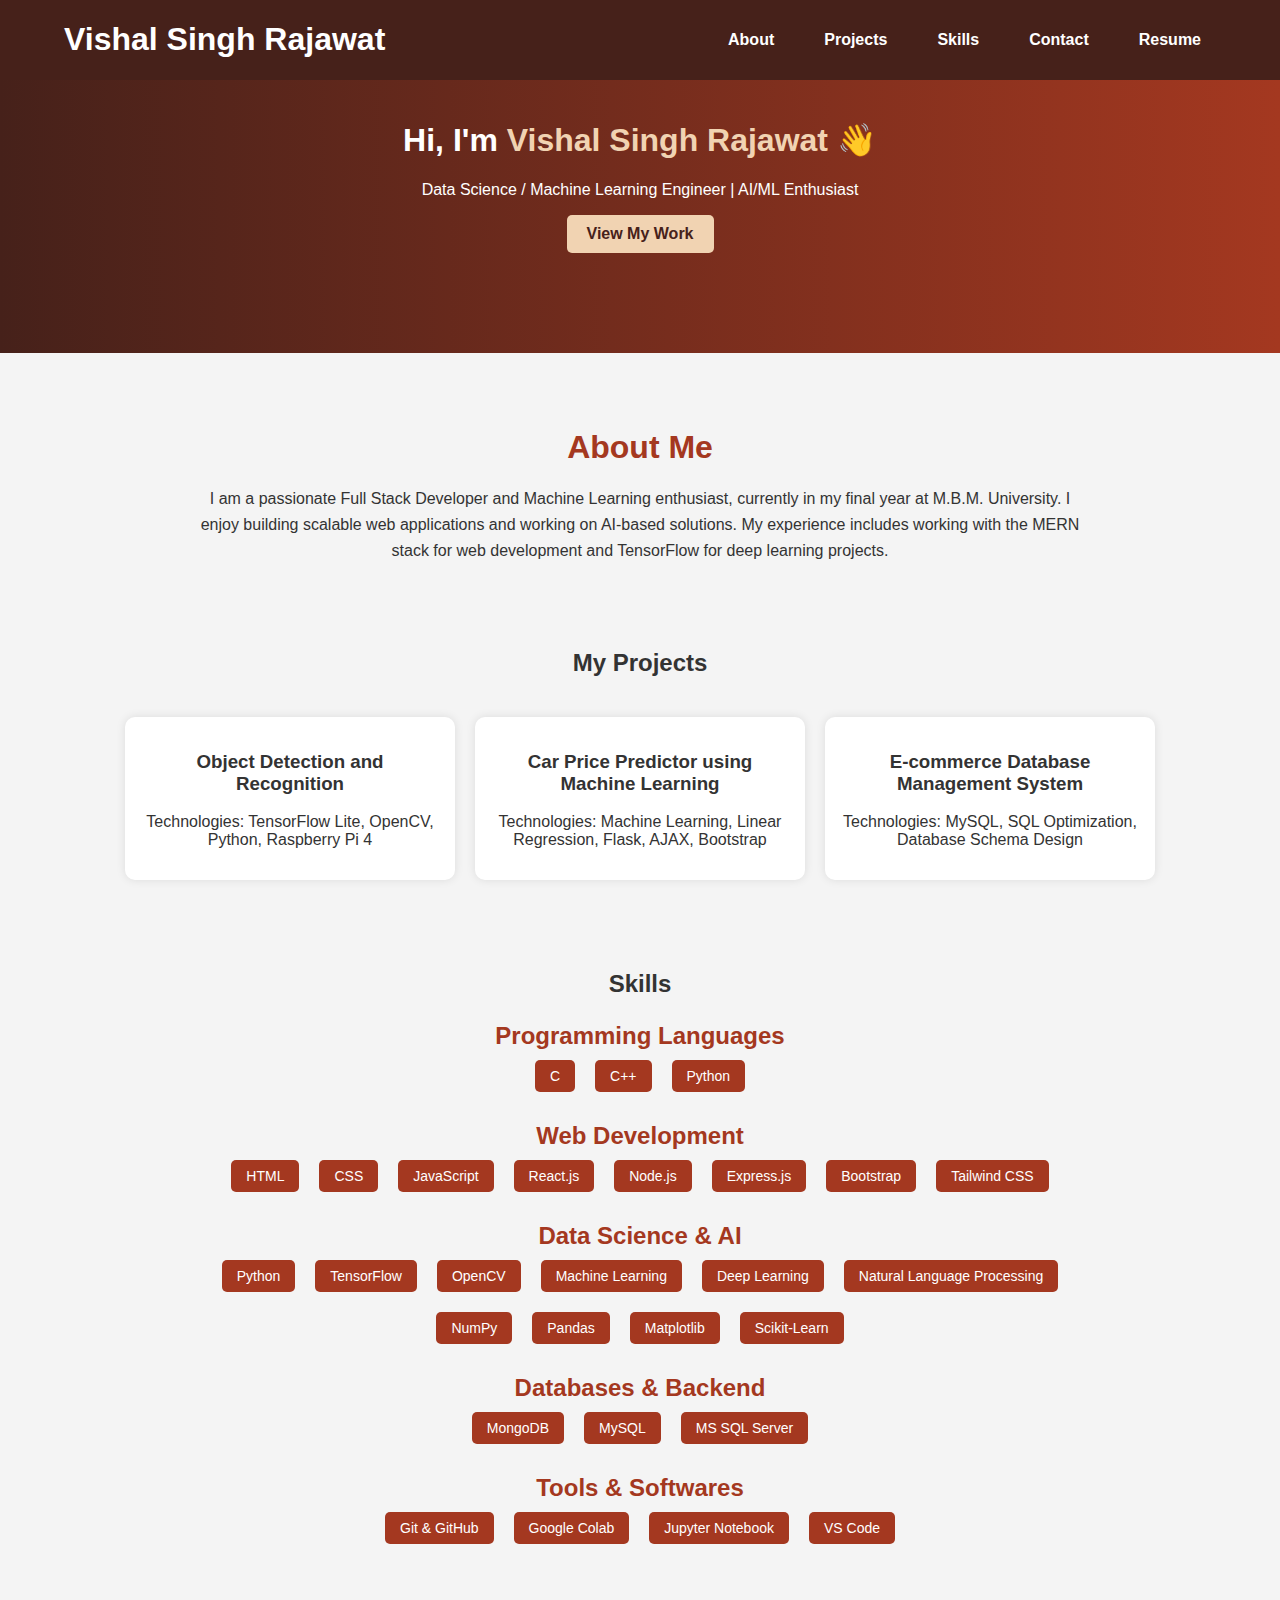
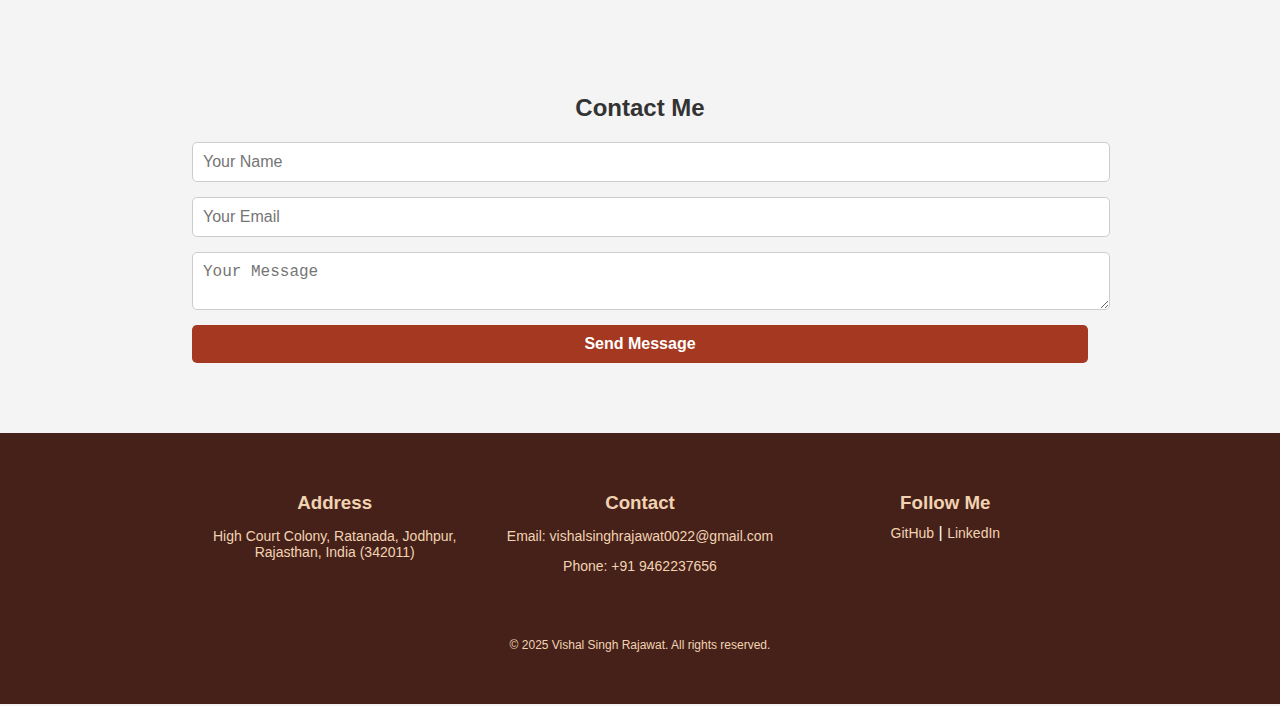
<file: index.html>
<!DOCTYPE html>
<html lang="en">
<head>
    <meta charset="UTF-8">
    <meta name="viewport" content="width=device-width, initial-scale=1.0">
    <title>Vishal Singh Rajawat | Portfolio</title>
    <link rel="stylesheet" href="style.css">
</head>
<body>

    <!-- Header Section -->
<header class="header">
    <div class="container">
        <h1 class="logo">Vishal Singh Rajawat</h1>
        <nav>
            <ul class="nav-links">
                <li><a href="#about">About</a></li>
                <li><a href="#projects">Projects</a></li>
                <li><a href="#skills">Skills</a></li>
                <li><a href="#contact">Contact</a></li>
                <li><a href="resume.html">Resume</a></li> <!-- This will open resume.html -->
            </ul>
        </nav>
    </div>
</header>


    <!-- Hero Section -->
    <section class="hero">
        <div class="container">
            <h1>Hi, I'm <span class="highlight">Vishal Singh Rajawat</span> 👋</h1>
            <p>Data Science / Machine Learning Engineer | AI/ML Enthusiast</p>
            <a href="#projects" class="btn">View My Work</a>
        </div>
    </section>

    <!-- About Me Section -->
<section id="about" class="about">
    <div class="container">
        <h2>About Me</h2>
        <p>
            I am a passionate Full Stack Developer and Machine Learning enthusiast, 
            currently in my final year at M.B.M. University. I enjoy building scalable 
            web applications and working on AI-based solutions. My experience includes 
            working with the MERN stack for web development and TensorFlow for deep learning projects.
        </p>
    </div>
</section>


    <!-- Projects Section -->
    <section id="projects" class="projects">
        <div class="container">
            <h2>My Projects</h2>
            <div class="project-list" style="padding: 20px 0;">
                <div class="project" style="padding: 15px;">
                    <h3>Object Detection and Recognition</h3>
                    <p>Technologies: TensorFlow Lite, OpenCV, Python, Raspberry Pi 4</p>
                    <!-- <a href="projects/object-detection.html" class="btn">View Details</a> -->
                </div>
                <div class="project" style="padding: 15px;">
                    <h3>Car Price Predictor using Machine Learning</h3>
                    <p>Technologies: Machine Learning, Linear Regression, Flask, AJAX, Bootstrap</p>
                    <!-- <a href="projects/car-price-predictor.html" class="btn">View Details</a> -->
                </div>
                <div class="project" style="padding: 15px;">
                    <h3>E-commerce Database Management System</h3>
                    <p>Technologies: MySQL, SQL Optimization, Database Schema Design</p>
                    <!-- <a href="projects/ecommerce-dbms.html" class="btn">View Details</a> -->
                </div>
            </div>
        </div>
    </section>

    <!-- Skills Section -->
<section id="skills" class="skills">
    <div class="container">
        <h2>Skills</h2>

        <!-- Programming Languages-->
        <div class="skill-category">
            <h3>Programming Languages</h3>
            <div class="skills-list">
                <span>C</span>
                <span>C++</span>
                <span>Python</span>
            </div>
        </div>

        <!-- Web Development -->
        <div class="skill-category">
            <h3>Web Development</h3>
            <div class="skills-list">
                <span>HTML</span>
                <span>CSS</span>
                <span>JavaScript</span>
                <span>React.js</span>
                <span>Node.js</span>
                <span>Express.js</span>
                <span>Bootstrap</span>
                <span>Tailwind CSS</span>
            </div>
        </div>

        <!-- Data Science & AI -->
        <div class="skill-category">
            <h3>Data Science & AI</h3>
            <div class="skills-list">
                <span>Python</span>
                <span>TensorFlow</span>
                <span>OpenCV</span>
                <span>Machine Learning</span>
                <span>Deep Learning</span>
                <span>Natural Language Processing</span>
                <span>NumPy</span>
                <span>Pandas</span>
                <span>Matplotlib</span>
                <span>Scikit-Learn</span>
            </div>
        </div>

        <!-- Databases & Backend -->
        <div class="skill-category">
            <h3>Databases & Backend</h3>
            <div class="skills-list">
                <span>MongoDB</span>
                <span>MySQL</span>
                <span>MS SQL Server</span>
            </div>
        </div>

        <!-- Tools -->
        <div class="skill-category">
            <h3>Tools & Softwares</h3>
            <div class="skills-list">
                <span>Git & GitHub</span>
                <span>Google Colab</span>
                <span>Jupyter Notebook</span>
                <span>VS Code</span>
            </div>
        </div>

    </div>
</section>

    <!-- Contact Section -->
    <section id="contact" class="contact">
        <div class="container">
            <h2>Contact Me</h2>
            <form>
                <input type="text" placeholder="Your Name" required>
                <input type="email" placeholder="Your Email" required>
                <textarea placeholder="Your Message" required></textarea>
                <button type="submit" class="btn">Send Message</button>
            </form>
        </div>
    </section>

    <!-- Footer Section -->
<footer class="footer">
    <div class="container">
        <div class="footer-content">
            <!-- Address Section -->
            <div class="footer-section">
                <h3>Address</h3>
                <p>High Court Colony, Ratanada, Jodhpur, Rajasthan, India (342011)</p>
            </div>

            <!-- Contact Section -->
            <div class="footer-section">
                <h3>Contact</h3>
                <p>Email: <a href="mailto:vishalsinghrajawat0022@gmail.com">vishalsinghrajawat0022@gmail.com</a></p>
                <p>Phone: +91 9462237656</p>
            </div>

            <!-- Social Links -->
            <div class="footer-section">
                <h3>Follow Me</h3>
                <a href="https://github.com/VSrajawat0022" target="_blank">GitHub</a> |
                <a href="https://linkedin.com/in/vishalsinghrajawat" target="_blank">LinkedIn</a>
            </div>
        </div>

        <p class="footer-text">&copy; 2025 Vishal Singh Rajawat. All rights reserved.</p>
    </div>
</footer>


    <script src="script.js"></script>
</body>
</html>
</file>
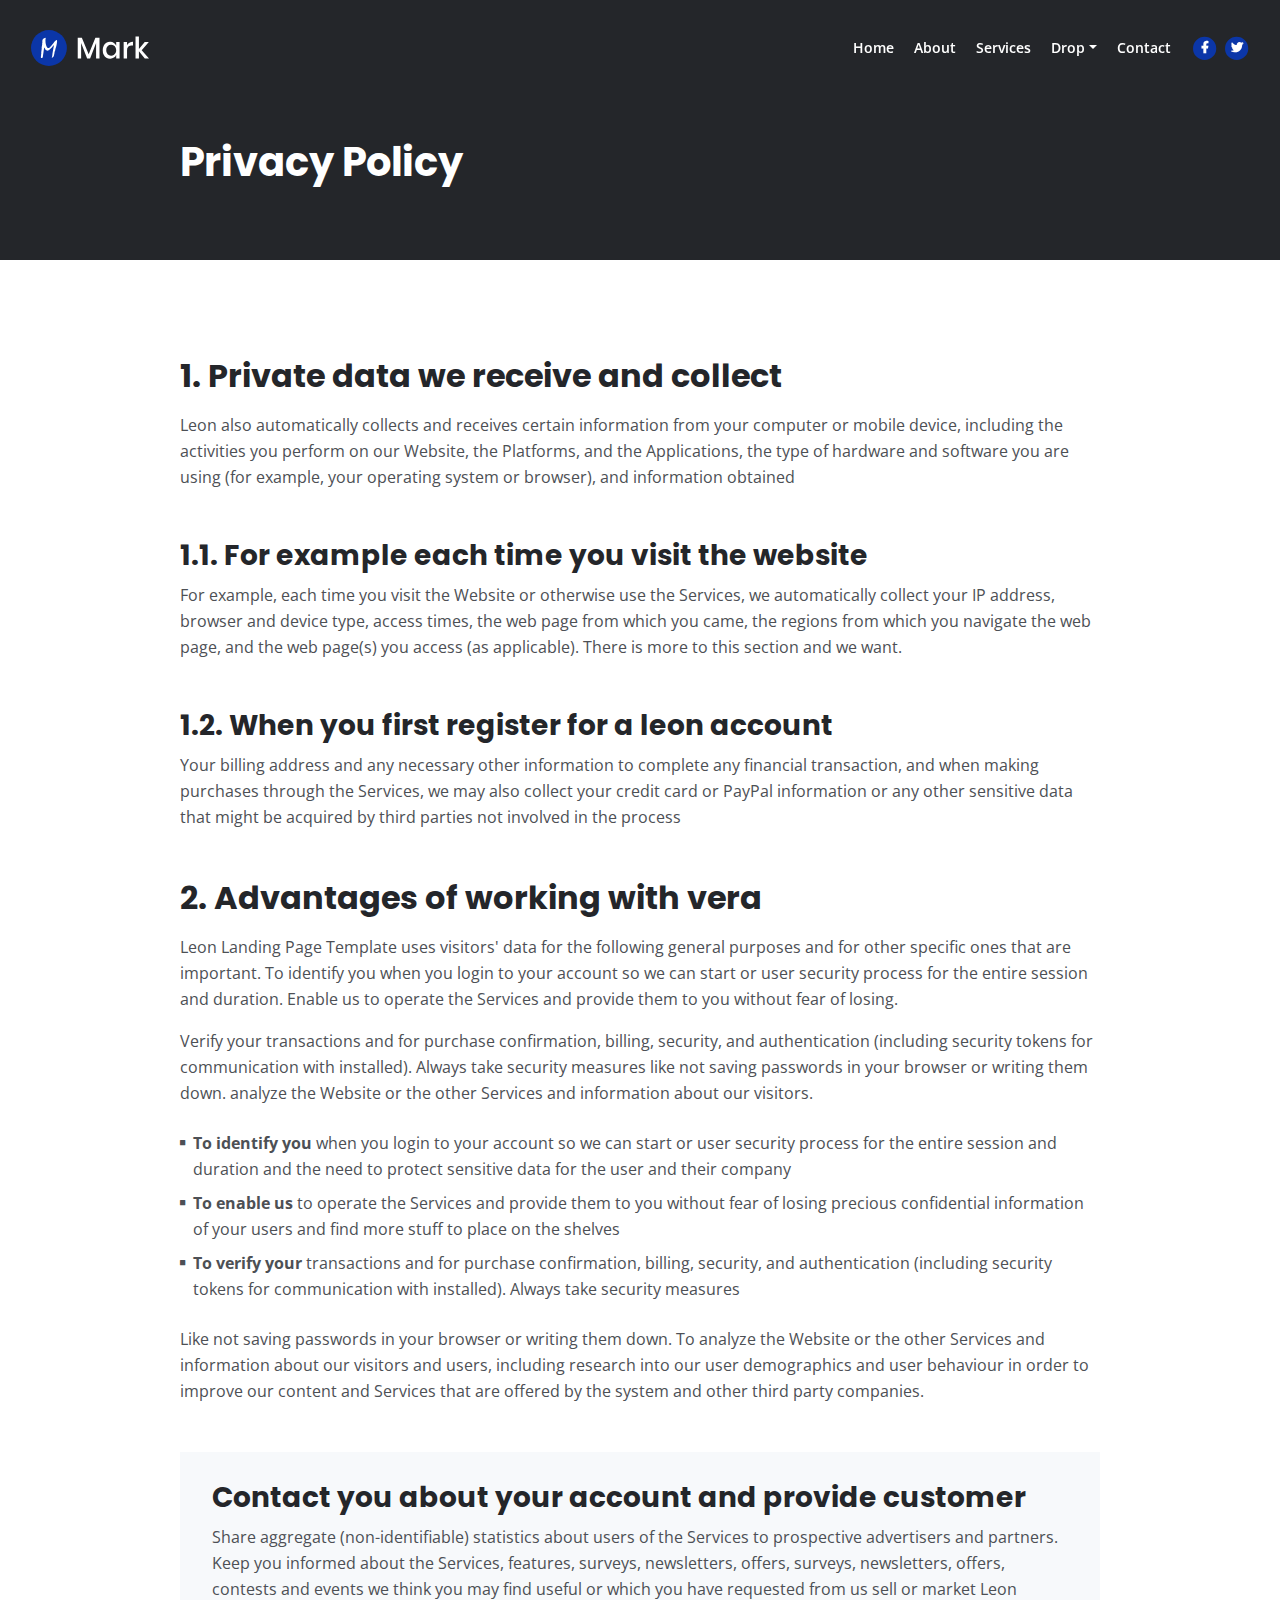
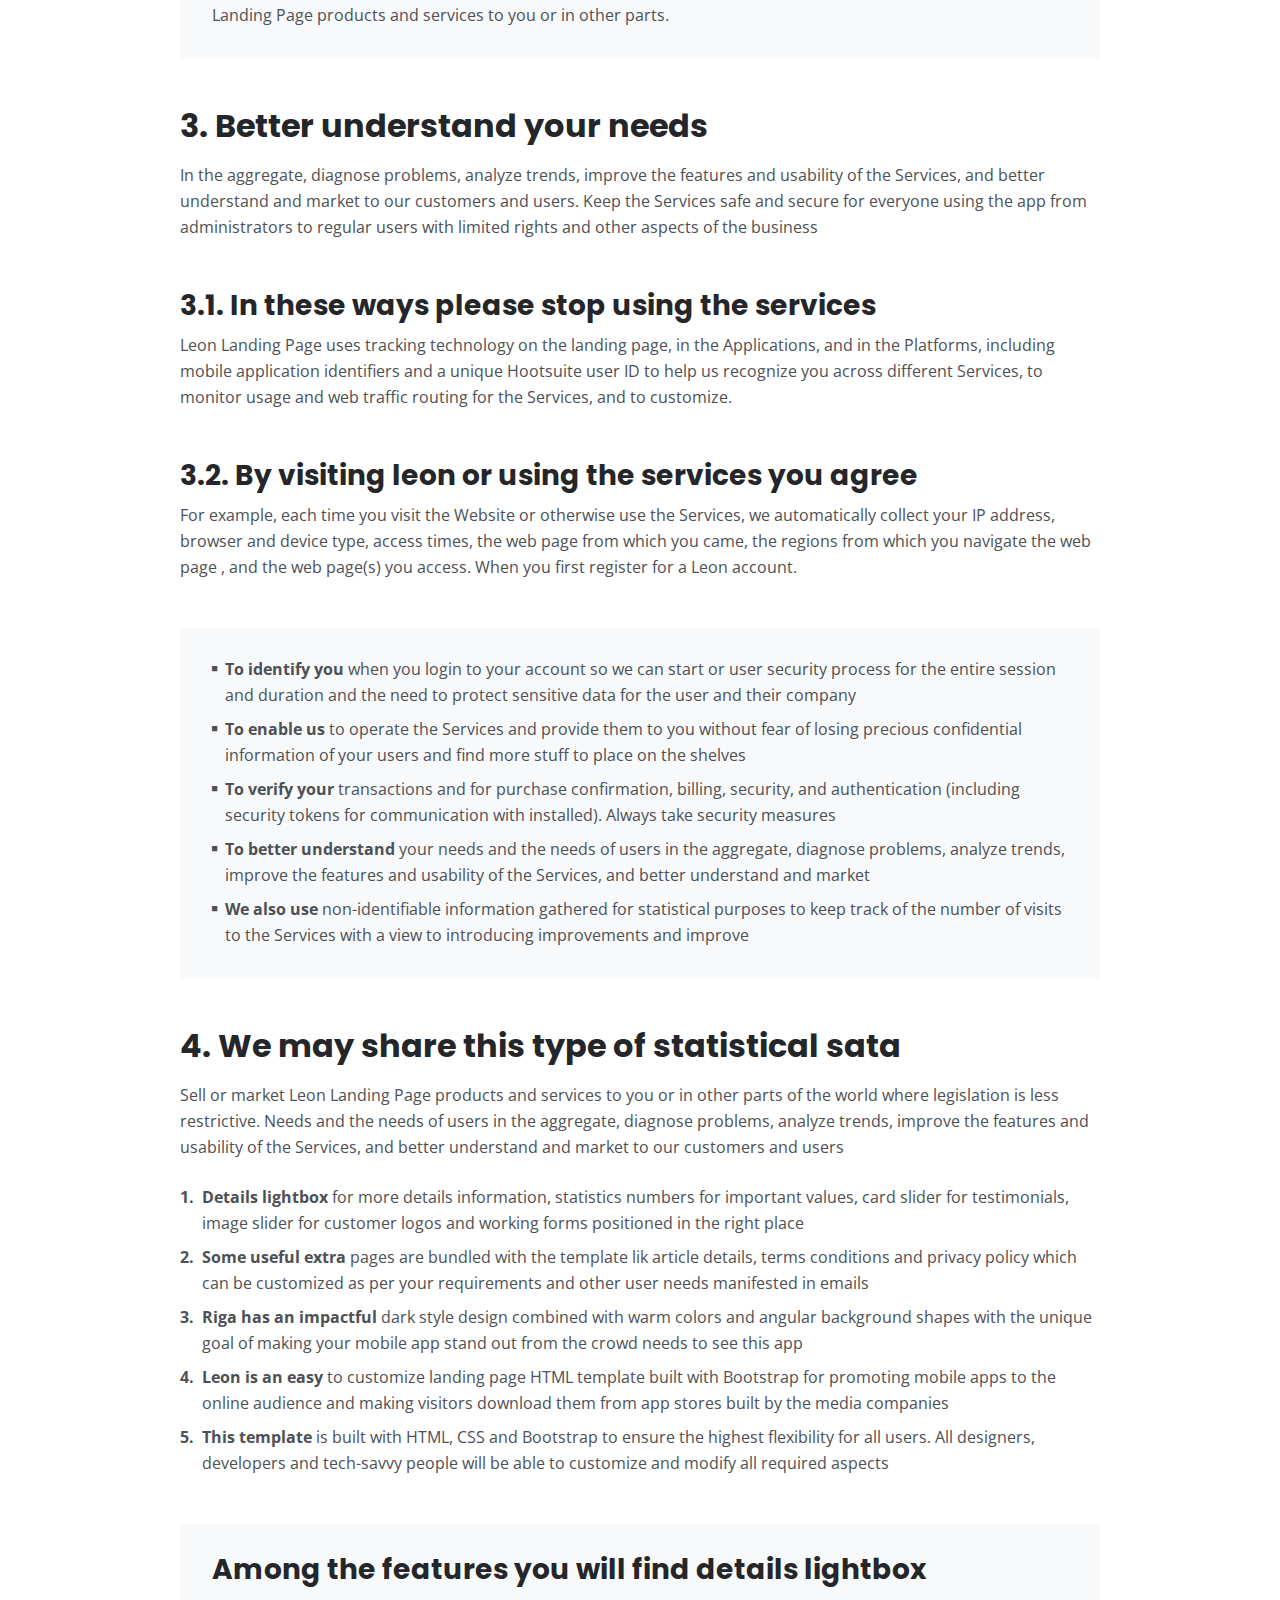
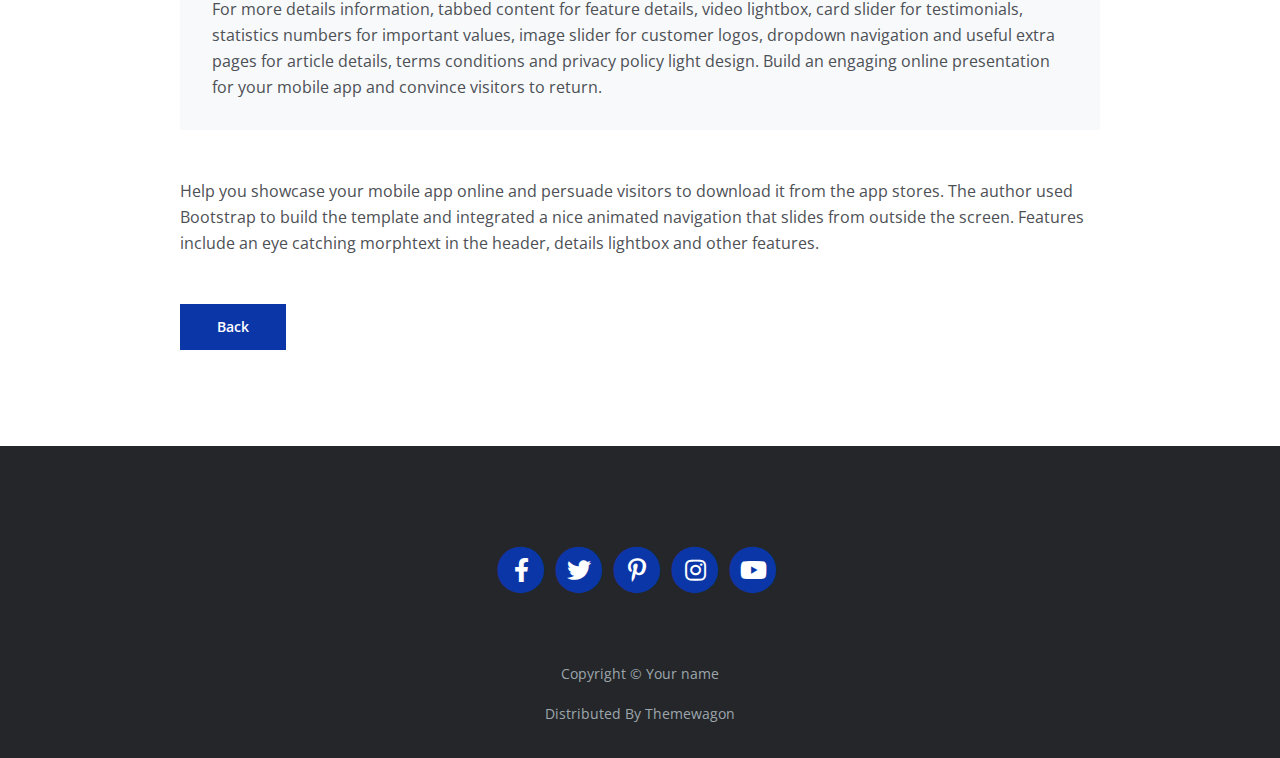
<file: privacy.html>
<!DOCTYPE html>
<html lang="en">
<head>
    <meta charset="utf-8">
    <meta name="viewport" content="width=device-width, initial-scale=1, shrink-to-fit=no">
    
    <!-- SEO Meta Tags -->
    <meta name="description" content="Your description">
    <meta name="author" content="Your name">

    <!-- OG Meta Tags to improve the way the post looks when you share the page on Facebook, Twitter, LinkedIn -->
	<meta property="og:site_name" content="" /> <!-- website name -->
	<meta property="og:site" content="" /> <!-- website link -->
	<meta property="og:title" content=""/> <!-- title shown in the actual shared post -->
	<meta property="og:description" content="" /> <!-- description shown in the actual shared post -->
	<meta property="og:image" content="" /> <!-- image link, make sure it's jpg -->
	<meta property="og:url" content="" /> <!-- where do you want your post to link to -->
	<meta name="twitter:card" content="summary_large_image"> <!-- to have large image post format in Twitter -->

    <!-- Webpage Title -->
    <title>Privacy Policy - Mark</title>
    
    <!-- Styles -->
    <link rel="preconnect" href="https://fonts.gstatic.com">
    <link href="https://fonts.googleapis.com/css2?family=Open+Sans:ital,wght@0,400;0,600;0,700;1,400&family=Poppins:wght@600&display=swap" rel="stylesheet">
    <link href="css/bootstrap.css" rel="stylesheet">
    <link href="css/fontawesome-all.css" rel="stylesheet">
	<link href="css/styles.css" rel="stylesheet">
	
	<!-- Favicon  -->
    <link rel="icon" href="images/favicon.png">
</head>
<body data-spy="scroll" data-target=".fixed-top">
    
    <!-- Navigation -->
    <nav class="navbar navbar-expand-lg fixed-top navbar-dark">
        <div class="container">
            
            <!-- Image Logo -->
            <a class="navbar-brand logo-image" href="index.html"><img src="images/logo.svg" alt="alternative"></a>  

            <!-- Text Logo - Use this if you don't have a graphic logo -->
            <!-- <a class="navbar-brand logo-text page-scroll" href="index.html">Mark</a> -->

            <button class="navbar-toggler p-0 border-0" type="button" data-toggle="offcanvas">
                <span class="navbar-toggler-icon"></span>
            </button>

            <div class="navbar-collapse offcanvas-collapse" id="navbarsExampleDefault">
                <ul class="navbar-nav ml-auto">
                    <li class="nav-item">
                        <a class="nav-link page-scroll" href="index.html#header">Home <span class="sr-only">(current)</span></a>
                    </li>
                    <li class="nav-item">
                        <a class="nav-link page-scroll" href="index.html#about">About</a>
                    </li>
                    <li class="nav-item">
                        <a class="nav-link page-scroll" href="index.html#services">Services</a>
                    </li>
                    <li class="nav-item dropdown">
                        <a class="nav-link dropdown-toggle" href="#" id="dropdown01" data-toggle="dropdown" aria-haspopup="true" aria-expanded="false">Drop</a>
                        <div class="dropdown-menu" aria-labelledby="dropdown01">
                            <a class="dropdown-item page-scroll" href="project.html">Project Details</a>
                            <div class="dropdown-divider"></div>
                            <a class="dropdown-item page-scroll" href="terms.html">Terms Conditions</a>
                            <div class="dropdown-divider"></div>
                            <a class="dropdown-item page-scroll" href="privacy.html">Privacy Policy</a>
                        </div>
                    </li>
                    <li class="nav-item">
                        <a class="nav-link page-scroll" href="index.html#contact">Contact</a>
                    </li>
                </ul>
                <span class="nav-item social-icons">
                    <span class="fa-stack">
                        <a href="#your-link">
                            <i class="fas fa-circle fa-stack-2x"></i>
                            <i class="fab fa-facebook-f fa-stack-1x"></i>
                        </a>
                    </span>
                    <span class="fa-stack">
                        <a href="#your-link">
                            <i class="fas fa-circle fa-stack-2x"></i>
                            <i class="fab fa-twitter fa-stack-1x"></i>
                        </a>
                    </span>
                </span>
            </div> <!-- end of navbar-collapse -->
        </div> <!-- end of container -->
    </nav> <!-- end of navbar -->
    <!-- end of navigation -->


    <!-- Header -->
    <header class="ex-header">
        <div class="container">
            <div class="row">
                <div class="col-xl-10 offset-xl-1">
                    <h1>Privacy Policy</h1>
                </div> <!-- end of col -->
            </div> <!-- end of row -->
        </div> <!-- end of container -->
    </header> <!-- end of ex-header -->
    <!-- end of header -->


    <!-- Basic -->
    <div class="ex-basic-1 pt-5 pb-5">
        <div class="container">
            <div class="row">
                <div class="col-xl-10 offset-xl-1">
                    <h2 class="mt-5 mb-3">1. Private data we receive and collect</h2>
                    <p class="mb-5">Leon also automatically collects and receives certain information from your computer or mobile device, including the activities you perform on our Website, the Platforms, and the Applications, the type of hardware and software you are using (for example, your operating system or browser), and information obtained</p>
                    <h3>1.1. For example each time you visit the website</h3>
                    <p class="mb-5">For example, each time you visit the Website or otherwise use the Services, we automatically collect your IP address, browser and device type, access times, the web page from which you came, the regions from which you navigate the web page, and the web page(s) you access (as applicable). There is more to this section and we want.</p>
                    <h3>1.2. When you first register for a leon account</h3>
                    <p class="mb-5">Your billing address and any necessary other information to complete any financial transaction, and when making purchases through the Services, we may also collect your credit card or PayPal information or any other sensitive data that might be acquired by third parties not involved in the process</p>
                    
                    <h2 class="mb-3">2. Advantages of working with vera</h2>
                    <p>Leon Landing Page Template uses visitors' data for the following general purposes and for other specific ones that are important. To identify you when you login to your account so we can start or user security process for the entire session and duration. Enable us to operate the Services and provide them to you without fear of losing.</p>
                    <p class="mb-4">Verify your transactions and for purchase confirmation, billing, security, and authentication (including security tokens for communication with installed). Always take security measures like not saving passwords in your browser or writing them down. analyze the Website or the other Services and information about our visitors.</p>
                    <ul class="list-unstyled li-space-lg mb-4">
                        <li class="media">
                            <i class="fas fa-square"></i>
                            <div class="media-body"><strong>To identify you</strong> when you login to your account so we can start or user security process for the entire session and duration and the need to protect sensitive data for the user and their company</div>
                        </li>
                        <li class="media">
                            <i class="fas fa-square"></i>
                            <div class="media-body"><strong>To enable us</strong> to operate the Services and provide them to you without fear of losing precious confidential information of your users and find more stuff to place on the shelves</div>
                        </li>
                        <li class="media">
                            <i class="fas fa-square"></i>
                            <div class="media-body"><strong>To verify your</strong> transactions and for purchase confirmation, billing, security, and authentication (including security tokens for communication with installed). Always take security measures</div>
                        </li>
                    </ul>
                    <p class="mb-5">Like not saving passwords in your browser or writing them down. To analyze the Website or the other Services and information about our visitors and users, including research into our user demographics and user behaviour in order to improve our content and Services that are offered by the system and other third party companies.</p>
                    <div class="text-box mb-5">
                        <h3>Contact you about your account and provide customer</h3>
                        <p>Share aggregate (non-identifiable) statistics about users of the Services to prospective advertisers and partners. Keep you informed about the Services, features, surveys, newsletters, offers, surveys, newsletters, offers, contests and events we think you may find useful or which you have requested from us sell or market Leon Landing Page products and services to you or in other parts.</p>
                    </div> <!-- end of text-box -->
                    
                    <h2 class="mb-3">3. Better understand your needs</h2>
                    <p class="mb-5"> In the aggregate, diagnose problems, analyze trends, improve the features and usability of the Services, and better understand and market to our customers and users. Keep the Services safe and secure for everyone using the app from administrators to regular users with limited rights and other aspects of the business</p>
                    <h3>3.1. In these ways please stop using the services</h3>
                    <p class="mb-5">Leon Landing Page uses tracking technology on the landing page, in the Applications, and in the Platforms, including mobile application identifiers and a unique Hootsuite user ID to help us recognize you across different Services, to monitor usage and web traffic routing for the Services, and to customize.</p>
                    <h3>3.2. By visiting leon or using the services you agree</h3>
                    <p class="mb-5">For example, each time you visit the Website or otherwise use the Services, we automatically collect your IP address, browser and device type, access times, the web page from which you came, the regions from which you navigate the web page , and the web page(s) you access. When you first register for a Leon account.</p>
                    <div class="text-box mb-5">
                        <ul class="list-unstyled li-space-lg">
                            <li class="media">
                                <i class="fas fa-square"></i>
                                <div class="media-body"><strong>To identify you</strong> when you login to your account so we can start or user security process for the entire session and duration and the need to protect sensitive data for the user and their company</div>
                            </li>
                            <li class="media">
                                <i class="fas fa-square"></i>
                                <div class="media-body"><strong>To enable us</strong> to operate the Services and provide them to you without fear of losing precious confidential information of your users and find more stuff to place on the shelves</div>
                            </li>
                            <li class="media">
                                <i class="fas fa-square"></i>
                                <div class="media-body"><strong>To verify your</strong> transactions and for purchase confirmation, billing, security, and authentication (including security tokens for communication with installed). Always take security measures</div>
                            </li>
                            <li class="media">
                                <i class="fas fa-square"></i>
                                <div class="media-body"><strong>To better understand</strong> your needs and the needs of users in the aggregate, diagnose problems, analyze trends, improve the features and usability of the Services, and better understand and market</div>
                            </li>
                            <li class="media">
                                <i class="fas fa-square"></i>
                                <div class="media-body"><strong>We also use</strong> non-identifiable information gathered for statistical purposes to keep track of the number of visits to the Services with a view to introducing improvements and improve</div>
                            </li>
                        </ul>
                    </div> <!-- end of text-box -->
                    
                    <h2 class="mb-3">4. We may share this type of statistical sata</h2>
                    <p class="mb-4">Sell or market Leon Landing Page products and services to you or in other parts of the world where legislation is less restrictive. Needs and the needs of users in the aggregate, diagnose problems, analyze trends, improve the features and usability of the Services, and better understand and market to our customers and users</p>
                    <ul class="list-unstyled li-space-lg mb-5">
                        <li class="media">
                            <strong>1.</strong>
                            <div class="media-body"><strong>Details lightbox</strong> for more details information, statistics numbers for important values, card slider for testimonials, image slider for customer logos and working forms positioned in the right place</div>
                        </li>
                        <li class="media">
                            <strong>2.</strong>
                            <div class="media-body"><strong>Some useful extra</strong> pages are bundled with the template lik article details, terms conditions and privacy policy which can be customized as per your requirements and other user needs manifested in emails</div>
                        </li>
                        <li class="media">
                            <strong>3.</strong>
                            <div class="media-body"><strong>Riga has an impactful</strong> dark style design combined with warm colors and angular background shapes with the unique goal of making your mobile app stand out from the crowd needs to see this app</div>
                        </li>
                        <li class="media">
                            <strong>4.</strong>
                            <div class="media-body"><strong>Leon is an easy</strong> to customize landing page HTML template built with Bootstrap for promoting mobile apps to the online audience and making visitors download them from app stores built by the media companies</div>
                        </li>
                        <li class="media">
                            <strong>5.</strong>
                            <div class="media-body"><strong>This template</strong> is built with HTML, CSS and Bootstrap to ensure the highest flexibility for all users. All designers, developers and tech-savvy people will be able to customize and modify all required aspects</div>
                        </li>
                    </ul>
                    
                    <div class="text-box mb-5">
                        <h3>Among the features you will find details lightbox</h3>
                        <p>For more details information, tabbed content for feature details, video lightbox, card slider for testimonials, statistics numbers for important values, image slider for customer logos, dropdown navigation and useful extra pages for article details, terms conditions and privacy policy light design. Build an engaging online presentation for your mobile app and convince visitors to return.</p>
                    </div> <!-- end of text-box -->
                    <p class="mb-5">Help you showcase your mobile app online and persuade visitors to download it from the app stores. The author used Bootstrap to build the template and integrated a nice animated navigation that slides from outside the screen. Features include an eye catching morphtext in the header, details lightbox and other features.</p>
                    
                    <a class="btn-solid-reg mb-5" href="index.html">Back</a>
                </div> <!-- end of col -->
            </div> <!-- end of row -->
        </div> <!-- end of container -->
    </div> <!-- end of ex-basic-1 -->
    <!-- end of basic -->


    <!-- Footer -->
    <div class="footer bg-gray">
        <div class="container">
            <div class="row">
                <div class="col-lg-12">
                    <div class="social-container">
                        <span class="fa-stack">
                            <a href="#your-link">
                                <i class="fas fa-circle fa-stack-2x"></i>
                                <i class="fab fa-facebook-f fa-stack-1x"></i>
                            </a>
                        </span>
                        <span class="fa-stack">
                            <a href="#your-link">
                                <i class="fas fa-circle fa-stack-2x"></i>
                                <i class="fab fa-twitter fa-stack-1x"></i>
                            </a>
                        </span>
                        <span class="fa-stack">
                            <a href="#your-link">
                                <i class="fas fa-circle fa-stack-2x"></i>
                                <i class="fab fa-pinterest-p fa-stack-1x"></i>
                            </a>
                        </span>
                        <span class="fa-stack">
                            <a href="#your-link">
                                <i class="fas fa-circle fa-stack-2x"></i>
                                <i class="fab fa-instagram fa-stack-1x"></i>
                            </a>
                        </span>
                        <span class="fa-stack">
                            <a href="#your-link">
                                <i class="fas fa-circle fa-stack-2x"></i>
                                <i class="fab fa-youtube fa-stack-1x"></i>
                            </a>
                        </span>
                    </div> <!-- end of social-container -->
                </div> <!-- end of col -->
            </div> <!-- end of row -->
        </div> <!-- end of container -->
    </div> <!-- end of footer -->  
    <!-- end of footer -->


    <!-- Copyright -->
    <div class="copyright bg-gray">
        <div class="container">
            <div class="row">
                <div class="col-lg-12">
                    <p class="p-small">Copyright © <a class="no-line" href="#your-link">Your name</a></p>
                </div> <!-- end of col -->
            </div> <!-- enf of row -->
        </div> <!-- end of container -->

        <div class="container">
            <div class="row">
                <div class="col-lg-12">
                    <p class="p-small">Distributed By <a class="no-line" href="https://themewagon.com/">Themewagon</a></p>
                </div> <!-- end of col -->
            </div> <!-- enf of row -->
        </div> <!-- end of container -->
    </div> <!-- end of copyright --> 
    <!-- end of copyright -->
    
    	
    <!-- Scripts -->
    <script src="js/jquery.min.js"></script> <!-- jQuery for Bootstrap's JavaScript plugins -->
    <script src="js/bootstrap.min.js"></script> <!-- Bootstrap framework -->
    <script src="js/jquery.easing.min.js"></script> <!-- jQuery Easing for smooth scrolling between anchors -->
    <script src="js/scripts.js"></script> <!-- Custom scripts -->
</body>
</html>
</file>
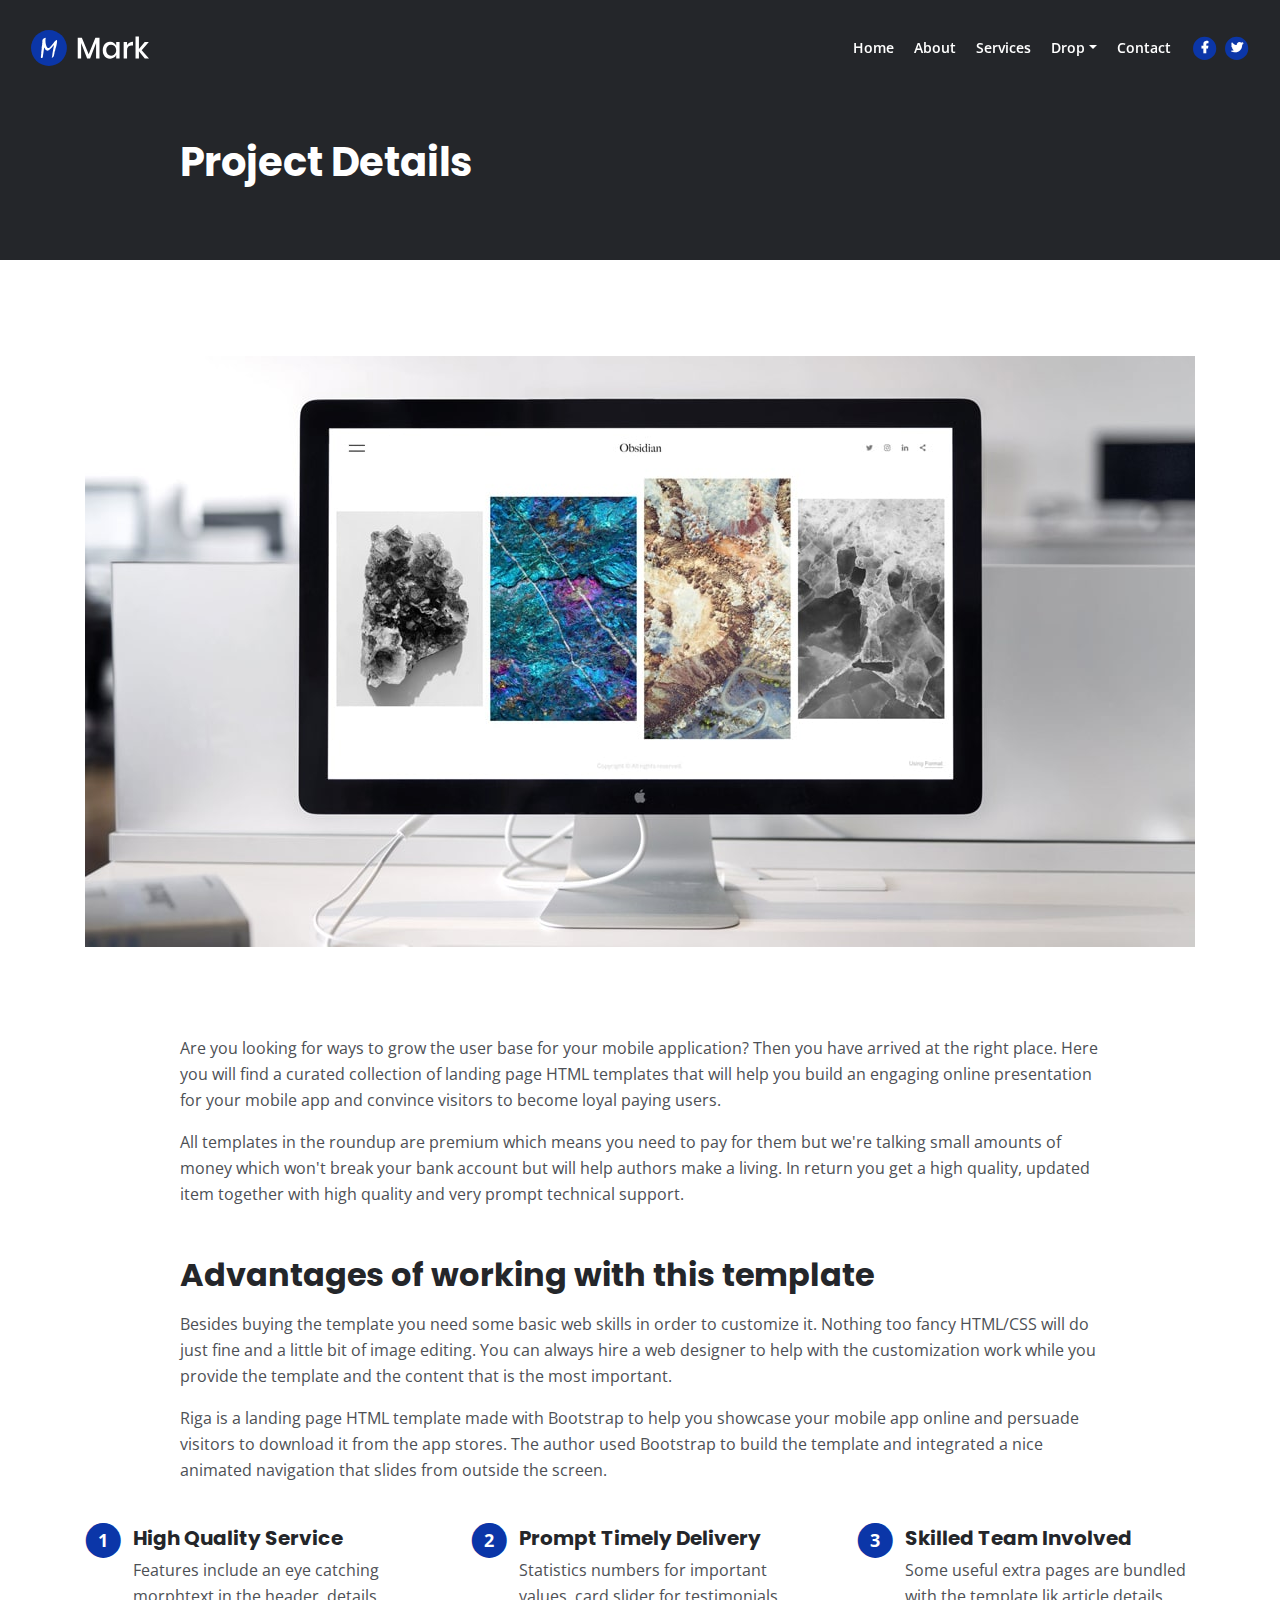
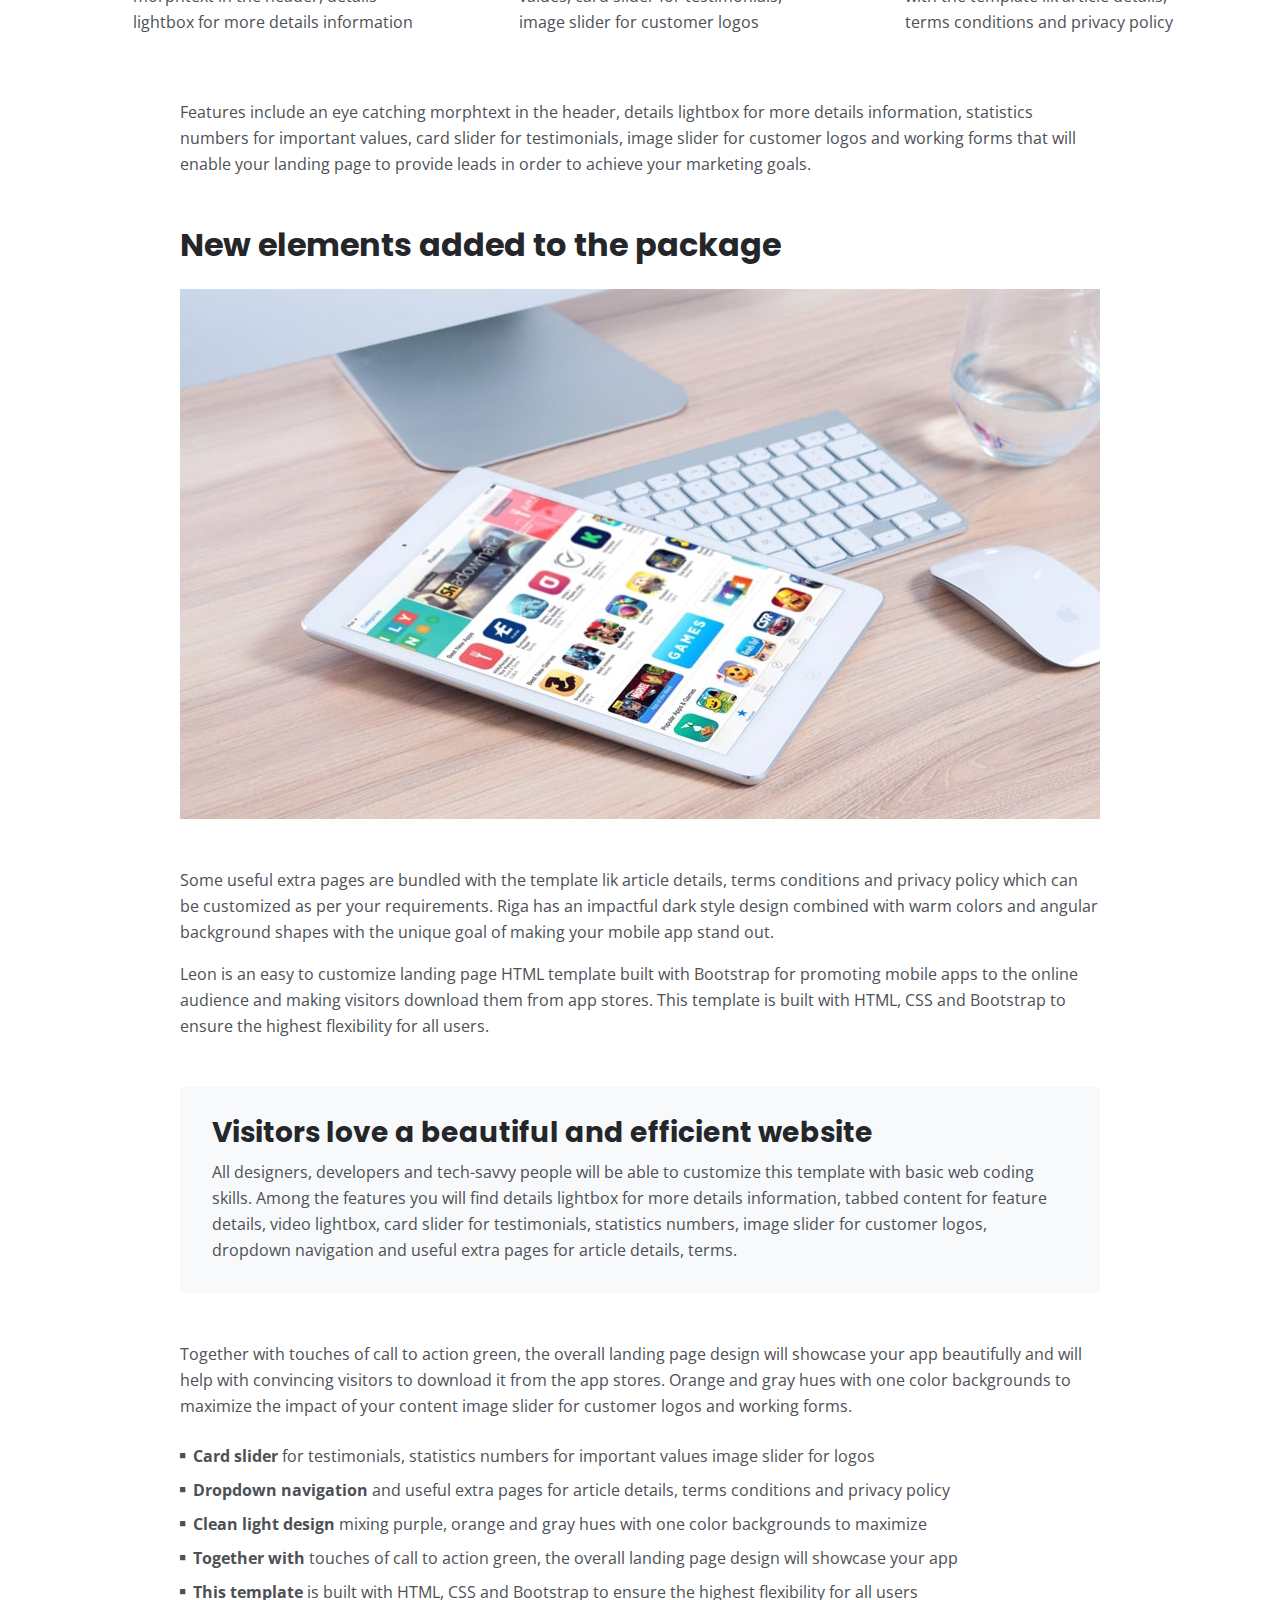
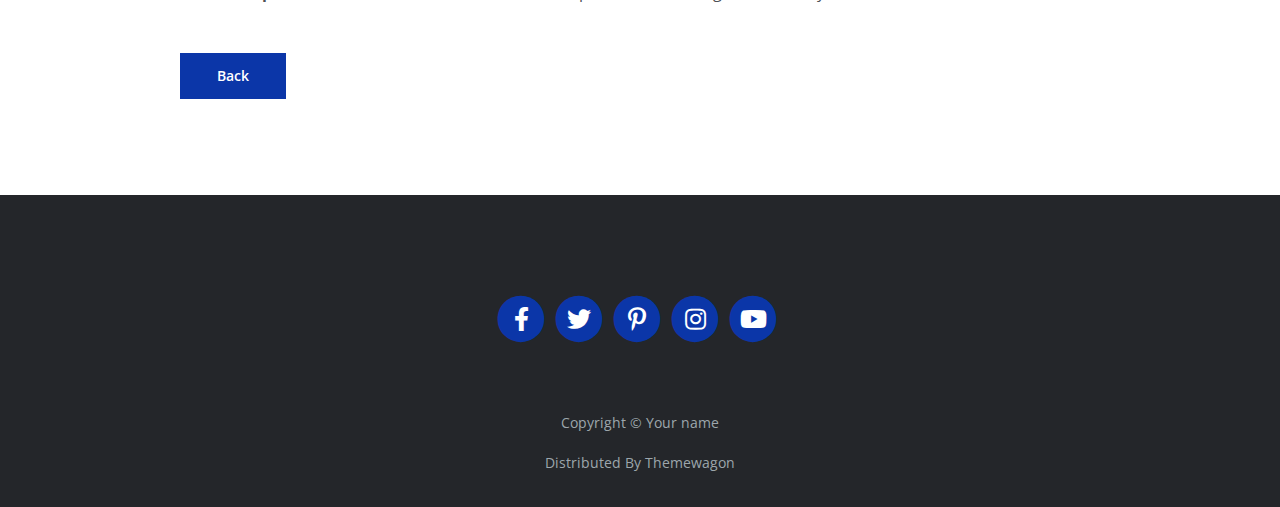
<file: project.html>
<!DOCTYPE html>
<html lang="en">
<head>
    <meta charset="utf-8">
    <meta name="viewport" content="width=device-width, initial-scale=1, shrink-to-fit=no">
    
    <!-- SEO Meta Tags -->
    <meta name="description" content="Your description">
    <meta name="author" content="Your name">

    <!-- OG Meta Tags to improve the way the post looks when you share the page on Facebook, Twitter, LinkedIn -->
	<meta property="og:site_name" content="" /> <!-- website name -->
	<meta property="og:site" content="" /> <!-- website link -->
	<meta property="og:title" content=""/> <!-- title shown in the actual shared post -->
	<meta property="og:description" content="" /> <!-- description shown in the actual shared post -->
	<meta property="og:image" content="" /> <!-- image link, make sure it's jpg -->
	<meta property="og:url" content="" /> <!-- where do you want your post to link to -->
	<meta name="twitter:card" content="summary_large_image"> <!-- to have large image post format in Twitter -->

    <!-- Webpage Title -->
    <title>Project Details - Mark</title>
    
    <!-- Styles -->
    <link rel="preconnect" href="https://fonts.gstatic.com">
    <link href="https://fonts.googleapis.com/css2?family=Open+Sans:ital,wght@0,400;0,600;0,700;1,400&family=Poppins:wght@600&display=swap" rel="stylesheet">
    <link href="css/bootstrap.css" rel="stylesheet">
    <link href="css/fontawesome-all.css" rel="stylesheet">
	<link href="css/styles.css" rel="stylesheet">
	
	<!-- Favicon  -->
    <link rel="icon" href="images/favicon.png">
</head>
<body data-spy="scroll" data-target=".fixed-top">
    
    <!-- Navigation -->
    <nav class="navbar navbar-expand-lg fixed-top navbar-dark">
        <div class="container">
            
            <!-- Image Logo -->
            <a class="navbar-brand logo-image" href="index.html"><img src="images/logo.svg" alt="alternative"></a>  

            <!-- Text Logo - Use this if you don't have a graphic logo -->
            <!-- <a class="navbar-brand logo-text page-scroll" href="index.html">Mark</a> -->

            <button class="navbar-toggler p-0 border-0" type="button" data-toggle="offcanvas">
                <span class="navbar-toggler-icon"></span>
            </button>

            <div class="navbar-collapse offcanvas-collapse" id="navbarsExampleDefault">
                <ul class="navbar-nav ml-auto">
                    <li class="nav-item">
                        <a class="nav-link page-scroll" href="index.html#header">Home <span class="sr-only">(current)</span></a>
                    </li>
                    <li class="nav-item">
                        <a class="nav-link page-scroll" href="index.html#about">About</a>
                    </li>
                    <li class="nav-item">
                        <a class="nav-link page-scroll" href="index.html#services">Services</a>
                    </li>
                    <li class="nav-item dropdown">
                        <a class="nav-link dropdown-toggle" href="#" id="dropdown01" data-toggle="dropdown" aria-haspopup="true" aria-expanded="false">Drop</a>
                        <div class="dropdown-menu" aria-labelledby="dropdown01">
                            <a class="dropdown-item page-scroll" href="project.html">Project Details</a>
                            <div class="dropdown-divider"></div>
                            <a class="dropdown-item page-scroll" href="terms.html">Terms Conditions</a>
                            <div class="dropdown-divider"></div>
                            <a class="dropdown-item page-scroll" href="privacy.html">Privacy Policy</a>
                        </div>
                    </li>
                    <li class="nav-item">
                        <a class="nav-link page-scroll" href="index.html#contact">Contact</a>
                    </li>
                </ul>
                <span class="nav-item social-icons">
                    <span class="fa-stack">
                        <a href="#your-link">
                            <i class="fas fa-circle fa-stack-2x"></i>
                            <i class="fab fa-facebook-f fa-stack-1x"></i>
                        </a>
                    </span>
                    <span class="fa-stack">
                        <a href="#your-link">
                            <i class="fas fa-circle fa-stack-2x"></i>
                            <i class="fab fa-twitter fa-stack-1x"></i>
                        </a>
                    </span>
                </span>
            </div> <!-- end of navbar-collapse -->
        </div> <!-- end of container -->
    </nav> <!-- end of navbar -->
    <!-- end of navigation -->


    <!-- Header -->
    <header class="ex-header">
        <div class="container">
            <div class="row">
                <div class="col-xl-10 offset-xl-1">
                    <h1>Project Details</h1>
                </div> <!-- end of col -->
            </div> <!-- end of row -->
        </div> <!-- end of container -->
    </header> <!-- end of ex-header -->
    <!-- end of header -->


    <!-- Basic -->
    <div class="ex-basic-1 pt-5 pb-5">
        <div class="container">
            <div class="row">
                <div class="col-lg-12">
                    <img class="img-fluid mt-5 mb-3" src="images/project-details-large.jpg" alt="alternative">
                </div> <!-- end of col -->
            </div> <!-- end of row -->
        </div> <!-- end of container -->
    </div> <!-- end of ex-basic-1 -->
    <!-- end of basic -->


    <!-- Basic -->
    <div class="ex-basic-1 pt-4">
        <div class="container">
            <div class="row">
                <div class="col-xl-10 offset-xl-1">
                    <p>Are you looking for ways to grow the user base for your mobile application? Then you have arrived at the right place. Here you will find a curated collection of landing page HTML templates that will help you build an engaging online presentation for your mobile app and convince visitors to become loyal paying users.</p>
                    <p class="mb-5">All templates in the roundup are premium which means you need to pay for them but we're talking small amounts of money which won't break your bank account but will help authors make a living. In return you get a high quality, updated item together with high quality and very prompt technical support.</p>

                    <h2 class="mb-3">Advantages of working with this template</h2>
                    <p>Besides buying the template you need some basic web skills in order to customize it. Nothing too fancy HTML/CSS will do just fine and a little bit of image editing. You can always hire a web designer to help with the customization work while you provide the template and the content that is the most important.</p>
                    <p class="mb-4">Riga is a landing page HTML template made with Bootstrap to help you showcase your mobile app online and persuade visitors to download it from the app stores. The author used Bootstrap to build the template and integrated a nice animated navigation that slides from outside the screen.</p>
                </div> <!-- end of col -->
            </div> <!-- end of row -->
        </div> <!-- end of container -->
    </div> <!-- end of ex-basic-1 -->
    <!-- end of basic -->


    <!-- Cards -->
    <div class="ex-cards-1 pt-3 pb-3">
        <div class="container">
            <div class="row">
                <div class="col-lg-12">
                    
                    <!-- Card -->
                    <div class="card">
                        <ul class="list-unstyled">
                            <li class="media">
                                <span class="fa-stack">
                                    <span class="fas fa-circle fa-stack-2x"></span>
                                    <span class="fa-stack-1x">1</span>
                                </span>
                                <div class="media-body">
                                    <h5>High Quality Service</h5>
                                    <p>Features include an eye catching morphtext in the header, details lightbox for more details information</p>
                                </div>
                            </li>
                        </ul>
                    </div> <!-- end of card -->
                    <!-- end of card -->

                    <!-- Card -->
                    <div class="card">
                        <ul class="list-unstyled">
                            <li class="media">
                                <span class="fa-stack">
                                    <span class="fas fa-circle fa-stack-2x"></span>
                                    <span class="fa-stack-1x">2</span>
                                </span>
                                <div class="media-body">
                                    <h5>Prompt Timely Delivery</h5>
                                    <p>Statistics numbers for important values, card slider for testimonials, image slider for customer logos</p>
                                </div>
                            </li>
                        </ul>
                    </div> <!-- end of card -->
                    <!-- end of card -->

                    <!-- Card -->
                    <div class="card">
                        <ul class="list-unstyled">
                            <li class="media">
                                <span class="fa-stack">
                                    <span class="fas fa-circle fa-stack-2x"></span>
                                    <span class="fa-stack-1x">3</span>
                                </span>
                                <div class="media-body">
                                    <h5>Skilled Team Involved</h5>
                                    <p>Some useful extra pages are bundled with the template lik article details, terms conditions and privacy policy</p>
                                </div>
                            </li>
                        </ul>
                    </div> <!-- end of card -->
                    <!-- end of card -->

                </div> <!-- end of col -->   
            </div> <!-- end of row -->   
        </div> <!-- end of container -->   
    </div> <!-- end of ex-cards-1 -->
    <!-- end of cards -->


    <!-- Basic -->
    <div class="ex-basic-1 pt-3 pb-5">
        <div class="container">
            <div class="row">
                <div class="col-xl-10 offset-xl-1">
                    <p class="mb-5">Features include an eye catching morphtext in the header, details lightbox for more details information, statistics numbers for important values, card slider for testimonials, image slider for customer logos and working forms that will enable your landing page to provide leads in order to achieve your marketing goals.</p>
                    
                    <h2 class="mb-4">New elements added to the package</h2>
                    <img class="img-fluid mb-5" src="images/project-details-small.jpg" alt="alternative">
                    <p>Some useful extra pages are bundled with the template lik article details, terms conditions and privacy policy which can be customized as per your requirements. Riga has an impactful dark style design combined with warm colors and angular background shapes with the unique goal of making your mobile app stand out.</p>
                    <p class="mb-5">Leon is an easy to customize landing page HTML template built with Bootstrap for promoting mobile apps to the online audience and making visitors download them from app stores. This template is built with HTML, CSS and Bootstrap to ensure the highest flexibility for all users.</p>
                    <div class="text-box mb-5">
                        <h3>Visitors love a beautiful and efficient website</h3>
                        <p>All designers, developers and tech-savvy people will be able to customize this template with basic web coding skills. Among the features you will find details lightbox for more details information, tabbed content for feature details, video lightbox, card slider for testimonials, statistics numbers, image slider for customer logos, dropdown navigation and useful extra pages for article details, terms.</p>
                    </div> <!-- end of text-box -->
                    <p class="mb-4">Together with touches of call to action green, the overall landing page design will showcase your app beautifully and will help with convincing visitors to download it from the app stores. Orange and gray hues with one color backgrounds to maximize the impact of your content image slider for customer logos and working forms.</p>
                    <ul class="list-unstyled li-space-lg mb-5">
                        <li class="media">
                            <i class="fas fa-square"></i>
                            <div class="media-body"><strong>Card slider</strong> for testimonials, statistics numbers for important values image slider for logos</div>
                        </li>
                        <li class="media">
                            <i class="fas fa-square"></i>
                            <div class="media-body"><strong>Dropdown navigation</strong> and useful extra pages for article details, terms conditions and privacy policy</div>
                        </li>
                        <li class="media">
                            <i class="fas fa-square"></i>
                            <div class="media-body"><strong>Clean light design</strong> mixing purple, orange and gray hues with one color backgrounds to maximize</div>
                        </li>
                        <li class="media">
                            <i class="fas fa-square"></i>
                            <div class="media-body"><strong>Together with</strong> touches of call to action green, the overall landing page design will showcase your app</div>
                        </li>
                        <li class="media">
                            <i class="fas fa-square"></i>
                            <div class="media-body"><strong>This template</strong> is built with HTML, CSS and Bootstrap to ensure the highest flexibility for all users</div>
                        </li>
                    </ul>

                    <a class="btn-solid-reg mb-5" href="index.html">Back</a>
                </div> <!-- end of col -->
            </div> <!-- end of row -->
        </div> <!-- end of container -->
    </div> <!-- end of ex-basic-1 -->
    <!-- end of basic -->


    <!-- Footer -->
    <div class="footer bg-gray">
        <div class="container">
            <div class="row">
                <div class="col-lg-12">
                    <div class="social-container">
                        <span class="fa-stack">
                            <a href="#your-link">
                                <i class="fas fa-circle fa-stack-2x"></i>
                                <i class="fab fa-facebook-f fa-stack-1x"></i>
                            </a>
                        </span>
                        <span class="fa-stack">
                            <a href="#your-link">
                                <i class="fas fa-circle fa-stack-2x"></i>
                                <i class="fab fa-twitter fa-stack-1x"></i>
                            </a>
                        </span>
                        <span class="fa-stack">
                            <a href="#your-link">
                                <i class="fas fa-circle fa-stack-2x"></i>
                                <i class="fab fa-pinterest-p fa-stack-1x"></i>
                            </a>
                        </span>
                        <span class="fa-stack">
                            <a href="#your-link">
                                <i class="fas fa-circle fa-stack-2x"></i>
                                <i class="fab fa-instagram fa-stack-1x"></i>
                            </a>
                        </span>
                        <span class="fa-stack">
                            <a href="#your-link">
                                <i class="fas fa-circle fa-stack-2x"></i>
                                <i class="fab fa-youtube fa-stack-1x"></i>
                            </a>
                        </span>
                    </div> <!-- end of social-container -->
                </div> <!-- end of col -->
            </div> <!-- end of row -->
        </div> <!-- end of container -->
    </div> <!-- end of footer -->  
    <!-- end of footer -->


    <!-- Copyright -->
    <div class="copyright bg-gray">
        <div class="container">
            <div class="row">
                <div class="col-lg-12">
                    <p class="p-small">Copyright © <a class="no-line" href="#your-link">Your name</a></p>
                </div> <!-- end of col -->
            </div> <!-- enf of row -->
        </div> <!-- end of container -->


        <div class="container">
            <div class="row">
                <div class="col-lg-12">
                    <p class="p-small">Distributed By <a class="no-line" href="https://themewagon.com/">Themewagon</a></p>
                </div> <!-- end of col -->
            </div> <!-- enf of row -->
        </div> <!-- end of container -->
    </div> <!-- end of copyright --> 
    <!-- end of copyright -->
    
    	
    <!-- Scripts -->
    <script src="js/jquery.min.js"></script> <!-- jQuery for Bootstrap's JavaScript plugins -->
    <script src="js/bootstrap.min.js"></script> <!-- Bootstrap framework -->
    <script src="js/jquery.easing.min.js"></script> <!-- jQuery Easing for smooth scrolling between anchors -->
    <script src="js/scripts.js"></script> <!-- Custom scripts -->
</body>
</html>
</file>
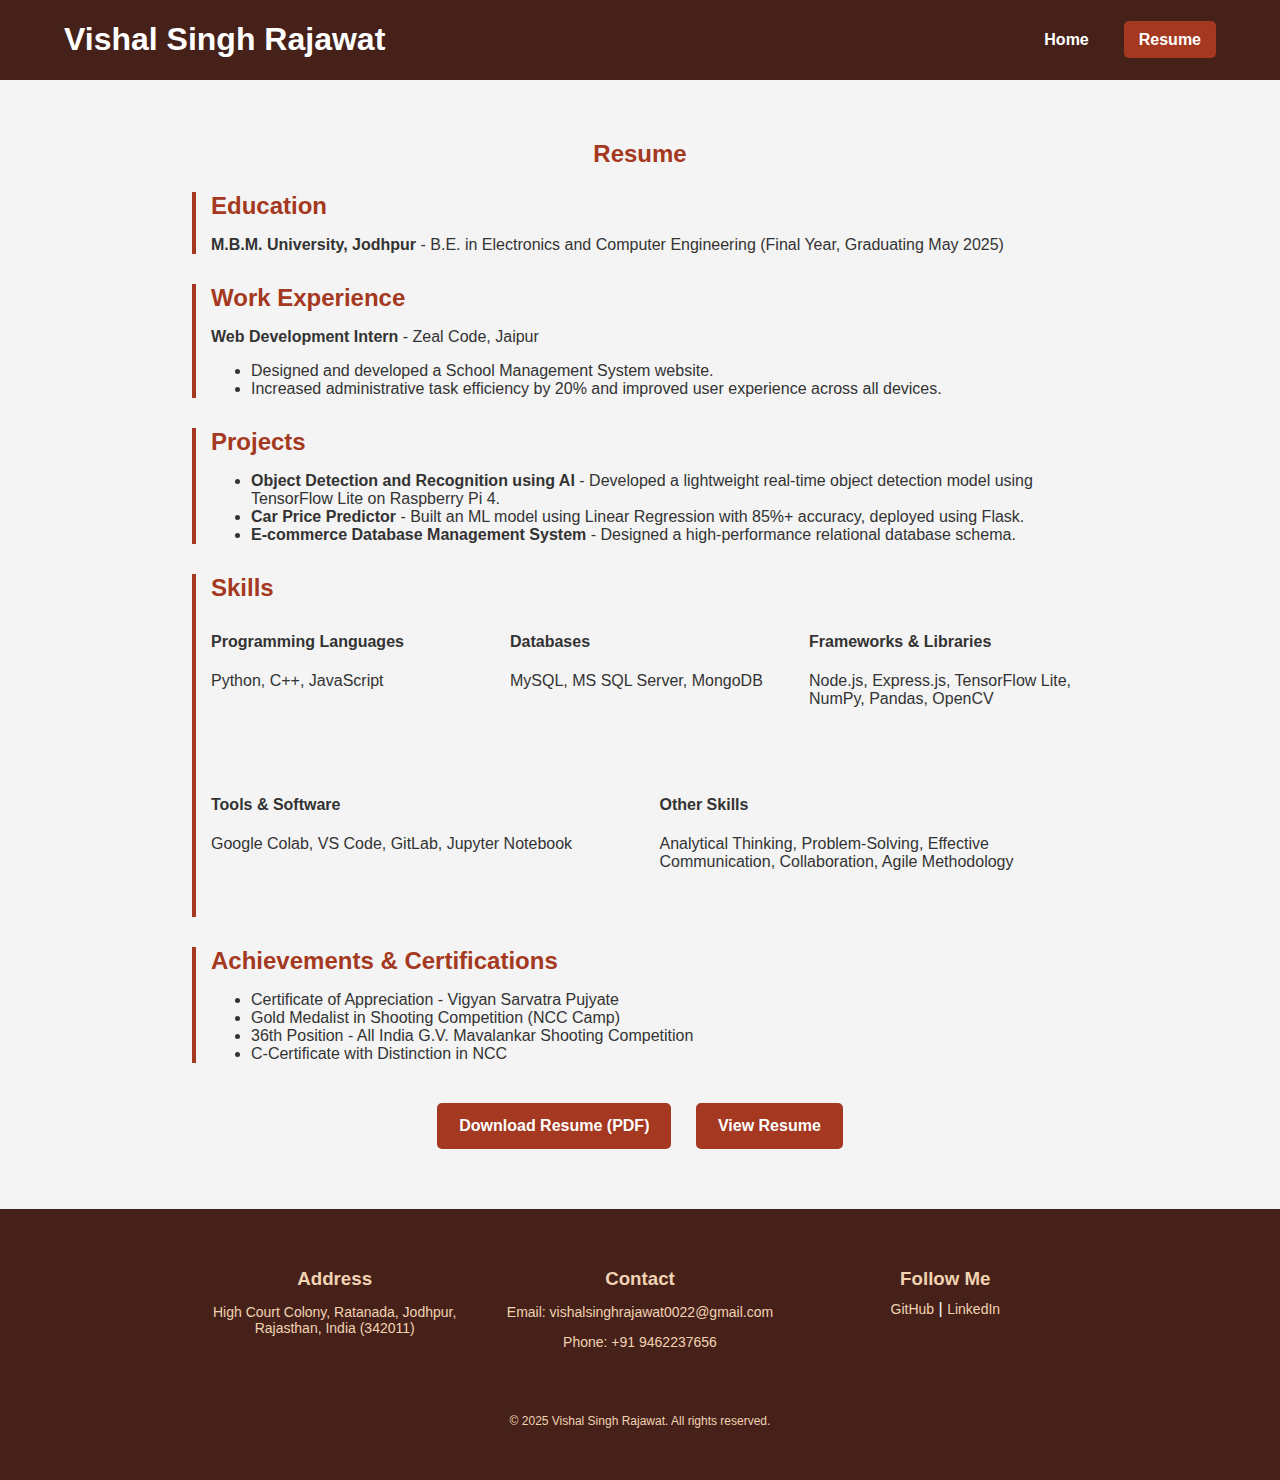
<file: resume.html>
<!DOCTYPE html>
<html lang="en">
<head>
    <meta charset="UTF-8">
    <meta name="viewport" content="width=device-width, initial-scale=1.0">
    <title>Resume | Vishal Singh Rajawat</title>
    <link rel="stylesheet" href="style.css">
</head>
<body>
    <header class="header">
        <div class="container">
            <h1>Vishal Singh Rajawat</h1>
            <nav>
                <ul class="nav-links">
                    <li><a href="index.html">Home</a></li>
                    <li><a href="resume.html" class="active">Resume</a></li>
                </ul>
            </nav>            
        </div>
    </header>

    <section class="resume">
        <div class="container">
            <h2>Resume</h2>
            
            <div class="resume-section">
                <h3>Education</h3>
                <p><strong>M.B.M. University, Jodhpur</strong> - B.E. in Electronics and Computer Engineering (Final Year, Graduating May 2025)</p>
            </div>

            <div class="resume-section">
                <h3>Work Experience</h3>
                <p><strong>Web Development Intern</strong> - Zeal Code, Jaipur</p>
                <ul>
                    <li>Designed and developed a School Management System website.</li>
                    <li>Increased administrative task efficiency by 20% and improved user experience across all devices.</li>
                </ul>
            </div>

            <div class="resume-section">
                <h3>Projects</h3>
                <ul>
                    <li><strong>Object Detection and Recognition using AI</strong> - Developed a lightweight real-time object detection model using TensorFlow Lite on Raspberry Pi 4.</li>
                    <li><strong>Car Price Predictor</strong> - Built an ML model using Linear Regression with 85%+ accuracy, deployed using Flask.</li>
                    <li><strong>E-commerce Database Management System</strong> - Designed a high-performance relational database schema.</li>
                </ul>
            </div>
            
            <div class="resume-section">
                <h3>Skills</h3>
                <div class="skills-list">
                    <div class="skill-category">
                        <h4>Programming Languages</h4>
                        <p>Python, C++, JavaScript</p>
                    </div>
                    <div class="skill-category">
                        <h4>Databases</h4>
                        <p>MySQL, MS SQL Server, MongoDB</p>
                    </div>
                    <div class="skill-category">
                        <h4>Frameworks & Libraries</h4>
                        <p>Node.js, Express.js, TensorFlow Lite, NumPy, Pandas, OpenCV</p>
                    </div>
                    <div class="skill-category">
                        <h4>Tools & Software</h4>
                        <p>Google Colab, VS Code, GitLab, Jupyter Notebook</p>
                    </div>
                    <div class="skill-category">
                        <h4>Other Skills</h4>
                        <p>Analytical Thinking, Problem-Solving, Effective Communication, Collaboration, Agile Methodology</p>
                    </div>
                </div>
            </div>
            
            <div class="resume-section">
                <h3>Achievements & Certifications</h3>
                <ul>
                    <li>Certificate of Appreciation - Vigyan Sarvatra Pujyate</li>
                    <li>Gold Medalist in Shooting Competition (NCC Camp)</li>
                    <li>36th Position - All India G.V. Mavalankar Shooting Competition</li>
                    <li>C-Certificate with Distinction in NCC</li>
                </ul>
            </div>
            
            <div class="resume-download">
                <a href="resume.pdf" download="Vishal_Rajawat_Resume.pdf" class="resume-btn">Download Resume (PDF)</a>
                <a href="resume.pdf" target="_blank" class="resume-btn">View Resume</a>
            </div>                       
        </div>
    </section>

        <!-- Footer Section -->
<footer class="footer">
    <div class="container">
        <div class="footer-content">
            <!-- Address Section -->
            <div class="footer-section">
                <h3>Address</h3>
                <p>High Court Colony, Ratanada, Jodhpur, Rajasthan, India (342011)</p>
            </div>

            <!-- Contact Section -->
            <div class="footer-section">
                <h3>Contact</h3>
                <p>Email: <a href="mailto:vishalsinghrajawat0022@gmail.com">vishalsinghrajawat0022@gmail.com</a></p>
                <p>Phone: +91 9462237656</p>
            </div>

            <!-- Social Links -->
            <div class="footer-section">
                <h3>Follow Me</h3>
                <a href="https://github.com/VSrajawat0022" target="_blank">GitHub</a> |
                <a href="https://linkedin.com/in/vishalsinghrajawat" target="_blank">LinkedIn</a>
            </div>
        </div>

        <p class="footer-text">&copy; 2025 Vishal Singh Rajawat. All rights reserved.</p>
    </div>
</footer>

</body>
</html>
</file>
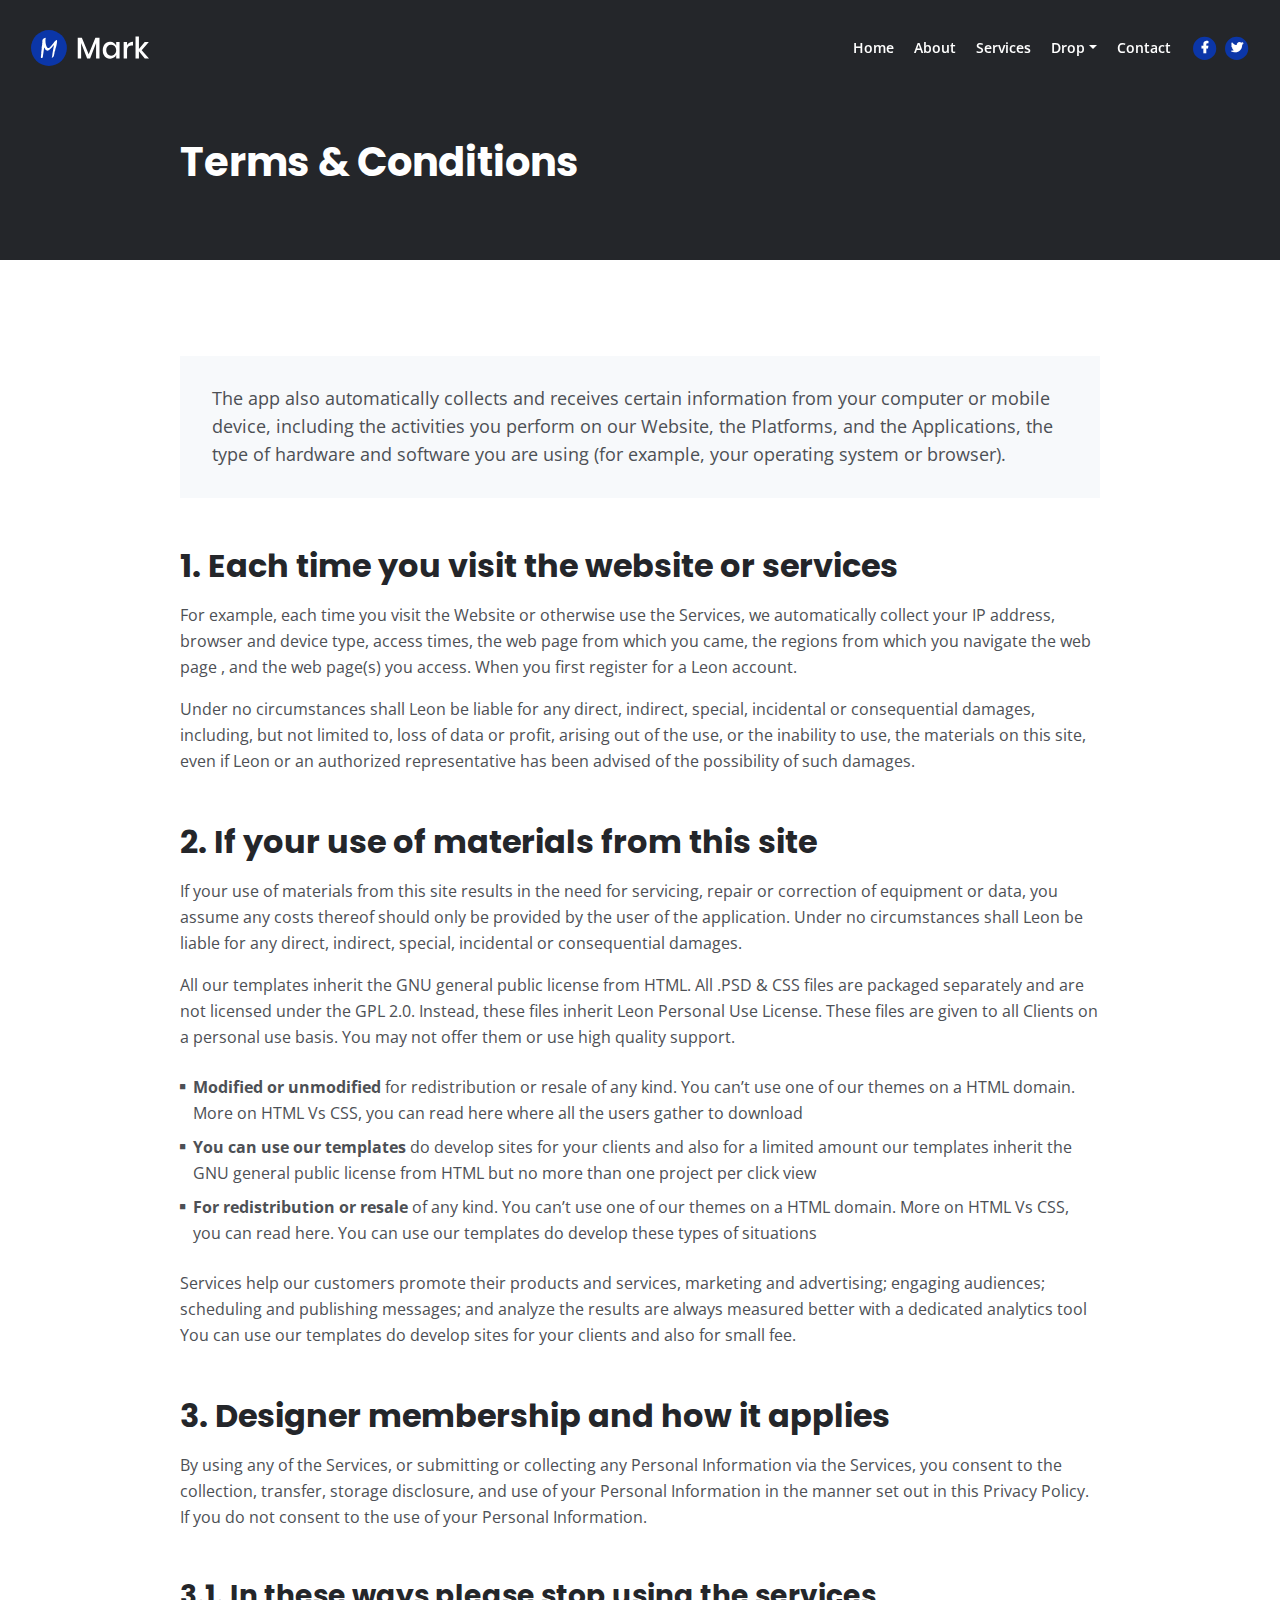
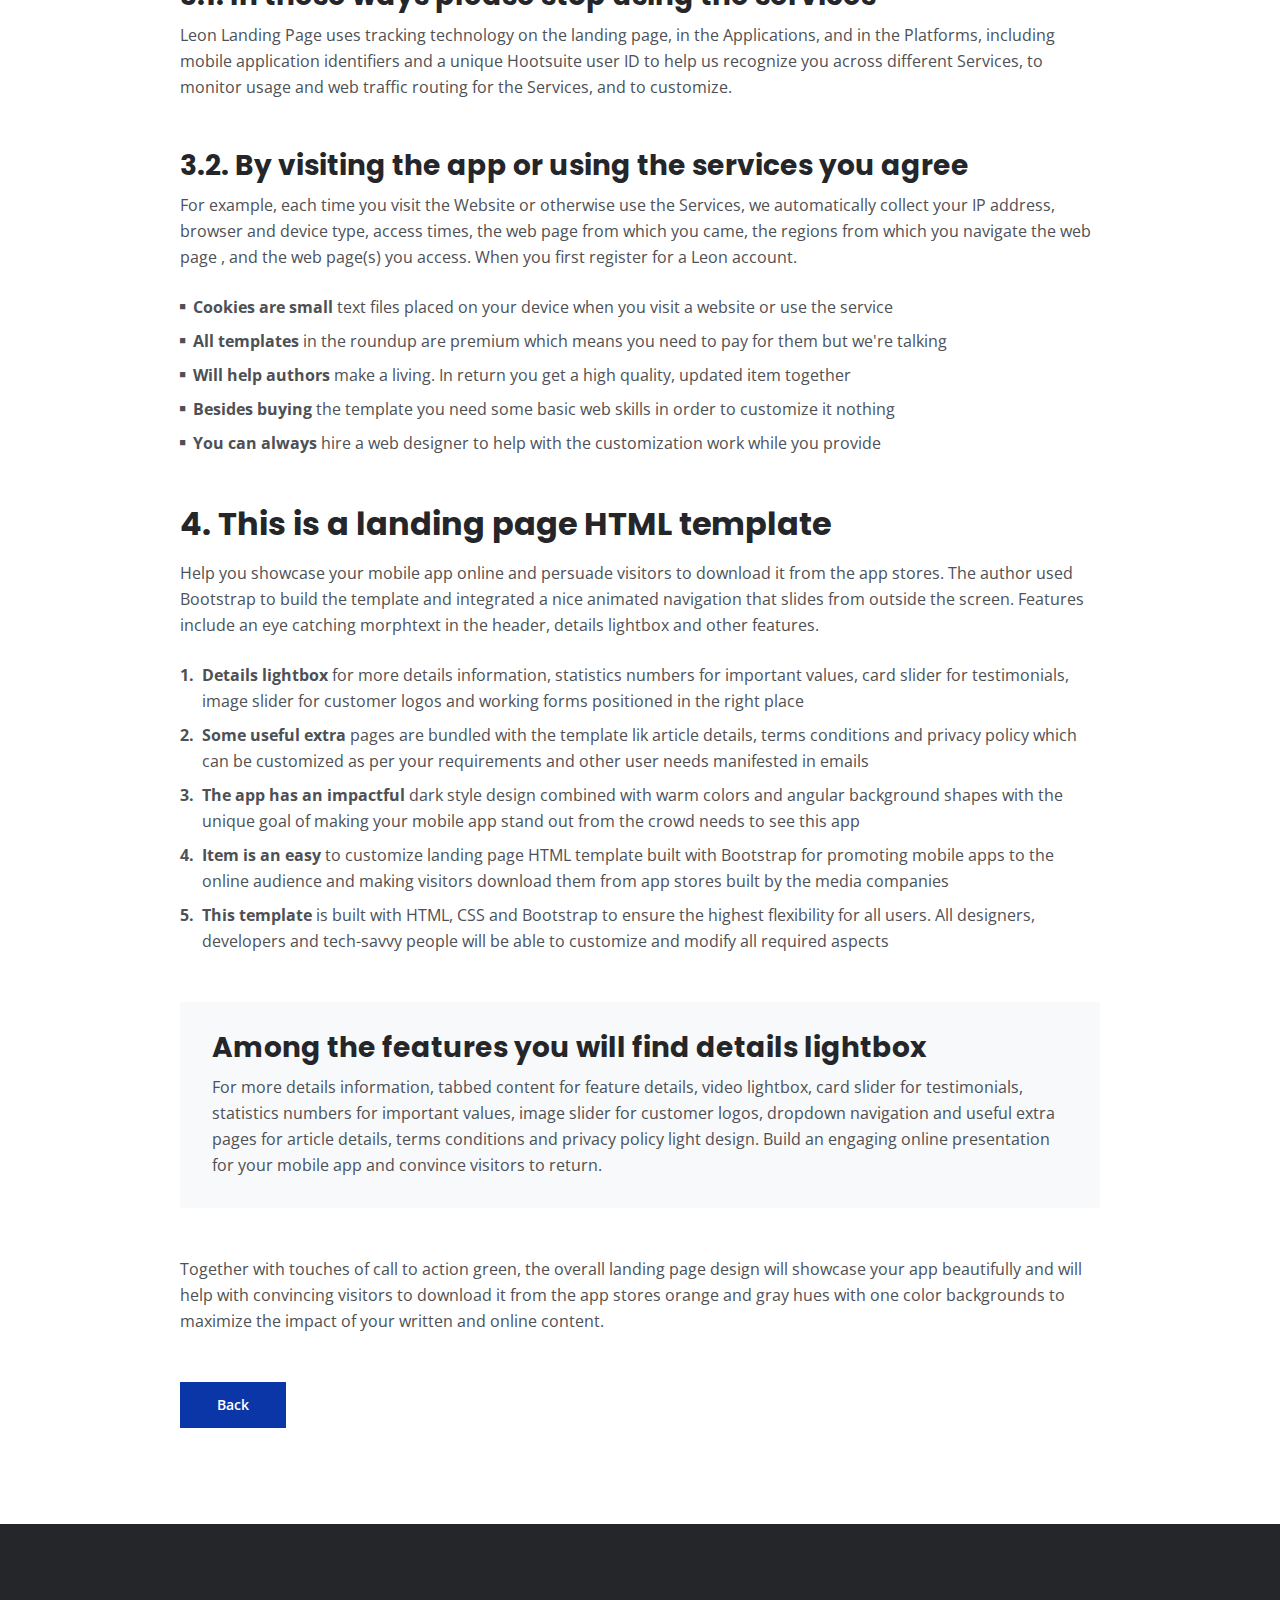
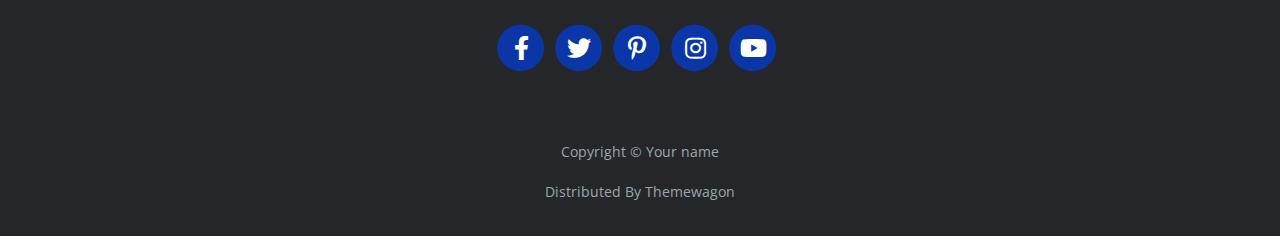
<file: terms.html>
<!DOCTYPE html>
<html lang="en">
<head>
    <meta charset="utf-8">
    <meta name="viewport" content="width=device-width, initial-scale=1, shrink-to-fit=no">
    
    <!-- SEO Meta Tags -->
    <meta name="description" content="Your description">
    <meta name="author" content="Your name">

    <!-- OG Meta Tags to improve the way the post looks when you share the page on Facebook, Twitter, LinkedIn -->
	<meta property="og:site_name" content="" /> <!-- website name -->
	<meta property="og:site" content="" /> <!-- website link -->
	<meta property="og:title" content=""/> <!-- title shown in the actual shared post -->
	<meta property="og:description" content="" /> <!-- description shown in the actual shared post -->
	<meta property="og:image" content="" /> <!-- image link, make sure it's jpg -->
	<meta property="og:url" content="" /> <!-- where do you want your post to link to -->
	<meta name="twitter:card" content="summary_large_image"> <!-- to have large image post format in Twitter -->

    <!-- Webpage Title -->
    <title>Terms & Conditions - Mark</title>
    
    <!-- Styles -->
    <link rel="preconnect" href="https://fonts.gstatic.com">
    <link href="https://fonts.googleapis.com/css2?family=Open+Sans:ital,wght@0,400;0,600;0,700;1,400&family=Poppins:wght@600&display=swap" rel="stylesheet">
    <link href="css/bootstrap.css" rel="stylesheet">
    <link href="css/fontawesome-all.css" rel="stylesheet">
	<link href="css/styles.css" rel="stylesheet">
	
	<!-- Favicon  -->
    <link rel="icon" href="images/favicon.png">
</head>
<body data-spy="scroll" data-target=".fixed-top">
    
    <!-- Navigation -->
    <nav class="navbar navbar-expand-lg fixed-top navbar-dark">
        <div class="container">
            
            <!-- Image Logo -->
            <a class="navbar-brand logo-image" href="index.html"><img src="images/logo.svg" alt="alternative"></a>  

            <!-- Text Logo - Use this if you don't have a graphic logo -->
            <!-- <a class="navbar-brand logo-text page-scroll" href="index.html">Mark</a> -->

            <button class="navbar-toggler p-0 border-0" type="button" data-toggle="offcanvas">
                <span class="navbar-toggler-icon"></span>
            </button>

            <div class="navbar-collapse offcanvas-collapse" id="navbarsExampleDefault">
                <ul class="navbar-nav ml-auto">
                    <li class="nav-item">
                        <a class="nav-link page-scroll" href="index.html#header">Home <span class="sr-only">(current)</span></a>
                    </li>
                    <li class="nav-item">
                        <a class="nav-link page-scroll" href="index.html#about">About</a>
                    </li>
                    <li class="nav-item">
                        <a class="nav-link page-scroll" href="index.html#services">Services</a>
                    </li>
                    <li class="nav-item dropdown">
                        <a class="nav-link dropdown-toggle" href="#" id="dropdown01" data-toggle="dropdown" aria-haspopup="true" aria-expanded="false">Drop</a>
                        <div class="dropdown-menu" aria-labelledby="dropdown01">
                            <a class="dropdown-item page-scroll" href="project.html">Project Details</a>
                            <div class="dropdown-divider"></div>
                            <a class="dropdown-item page-scroll" href="terms.html">Terms Conditions</a>
                            <div class="dropdown-divider"></div>
                            <a class="dropdown-item page-scroll" href="privacy.html">Privacy Policy</a>
                        </div>
                    </li>
                    <li class="nav-item">
                        <a class="nav-link page-scroll" href="index.html#contact">Contact</a>
                    </li>
                </ul>
                <span class="nav-item social-icons">
                    <span class="fa-stack">
                        <a href="#your-link">
                            <i class="fas fa-circle fa-stack-2x"></i>
                            <i class="fab fa-facebook-f fa-stack-1x"></i>
                        </a>
                    </span>
                    <span class="fa-stack">
                        <a href="#your-link">
                            <i class="fas fa-circle fa-stack-2x"></i>
                            <i class="fab fa-twitter fa-stack-1x"></i>
                        </a>
                    </span>
                </span>
            </div> <!-- end of navbar-collapse -->
        </div> <!-- end of container -->
    </nav> <!-- end of navbar -->
    <!-- end of navigation -->


    <!-- Header -->
    <header class="ex-header">
        <div class="container">
            <div class="row">
                <div class="col-xl-10 offset-xl-1">
                    <h1>Terms & Conditions</h1>
                </div> <!-- end of col -->
            </div> <!-- end of row -->
        </div> <!-- end of container -->
    </header> <!-- end of ex-header -->
    <!-- end of header -->


    <!-- Basic -->
    <div class="ex-basic-1 pt-5 pb-5">
        <div class="container">
            <div class="row">
                <div class="col-xl-10 offset-xl-1">
                    <div class="text-box mt-5 mb-5">
                        <p class="p-large">The app also automatically collects and receives certain information from your computer or mobile device, including the activities you perform on our Website, the Platforms, and the Applications, the type of hardware and software you are using (for example, your operating system or browser).</p>
                    </div> <!-- end of text-box -->

                    <h2 class="mb-3">1. Each time you visit the website or services</h2>
                    <p>For example, each time you visit the Website or otherwise use the Services, we automatically collect your IP address, browser and device type, access times, the web page from which you came, the regions from which you navigate the web page , and the web page(s) you access. When you first register for a Leon account.</p>
                    <p class="mb-5">Under no circumstances shall Leon be liable for any direct, indirect, special, incidental or consequential damages, including, but not limited to, loss of data or profit, arising out of the use, or the inability to use, the materials on this site, even if Leon or an authorized representative has been advised of the possibility of such damages.</p>

                    <h2 class="mb-3">2. If your use of materials from this site</h2>
                    <p>If your use of materials from this site results in the need for servicing, repair or correction of equipment or data, you assume any costs thereof should only be provided by the user of the application. Under no circumstances shall Leon be liable for any direct, indirect, special, incidental or consequential damages.</p>
                    <p class="mb-4">All our templates inherit the GNU general public license from HTML. All .PSD & CSS files are packaged separately and are not licensed under the GPL 2.0. Instead, these files inherit Leon Personal Use License. These files are given to all Clients on a personal use basis. You may not offer them or use high quality support.</p>
                    <ul class="list-unstyled li-space-lg mb-4">
                        <li class="media">
                            <i class="fas fa-square"></i>
                            <div class="media-body"><strong>Modified or unmodified</strong> for redistribution or resale of any kind. You can’t use one of our themes on a HTML domain. More on HTML Vs CSS, you can read here where all the users gather to download</div>
                        </li>
                        <li class="media">
                            <i class="fas fa-square"></i>
                            <div class="media-body"><strong>You can use our templates</strong>  do develop sites for your clients and also for a limited amount our templates inherit the GNU general public license from HTML but no more than one project per click view</div>
                        </li>
                        <li class="media">
                            <i class="fas fa-square"></i>
                            <div class="media-body"><strong>For redistribution or resale</strong> of any kind. You can’t use one of our themes on a HTML domain. More on HTML Vs CSS, you can read here. You can use our templates do develop these types of situations</div>
                        </li>
                    </ul>
                    <p class="mb-5">Services help our customers promote their products and services, marketing and advertising; engaging audiences; scheduling and publishing messages; and analyze the results are always measured better with a dedicated analytics tool You can use our templates do develop sites for your clients and also for small fee.</p>

                    <h2 class="mb-3">3. Designer membership and how it applies</h2>
                    <p class="mb-5">By using any of the Services, or submitting or collecting any Personal Information via the Services, you consent to the collection, transfer, storage disclosure, and use of your Personal Information in the manner set out in this Privacy Policy. If you do not consent to the use of your Personal Information.</p>
                    <h3>3.1. In these ways please stop using the services</h3>
                    <p class="mb-5">Leon Landing Page uses tracking technology on the landing page, in the Applications, and in the Platforms, including mobile application identifiers and a unique Hootsuite user ID to help us recognize you across different Services, to monitor usage and web traffic routing for the Services, and to customize.</p>
                    <h3>3.2. By visiting the app or using the services you agree</h3>
                    <p class="mb-4">For example, each time you visit the Website or otherwise use the Services, we automatically collect your IP address, browser and device type, access times, the web page from which you came, the regions from which you navigate the web page , and the web page(s) you access. When you first register for a Leon account.</p>
                    <ul class="list-unstyled li-space-lg mb-5">
                        <li class="media">
                            <i class="fas fa-square"></i>
                            <div class="media-body"><strong>Cookies are small</strong> text files placed on your device when you visit a website or use the service</div>
                        </li>
                        <li class="media">
                            <i class="fas fa-square"></i>
                            <div class="media-body"><strong>All templates</strong> in the roundup are premium which means you need to pay for them but we're talking</div>
                        </li>
                        <li class="media">
                            <i class="fas fa-square"></i>
                            <div class="media-body"><strong>Will help authors </strong> make a living. In return you get a high quality, updated item together</div>
                        </li>
                        <li class="media">
                            <i class="fas fa-square"></i>
                            <div class="media-body"><strong>Besides buying</strong> the template you need some basic web skills in order to customize it nothing</div>
                        </li>
                        <li class="media">
                            <i class="fas fa-square"></i>
                            <div class="media-body"><strong>You can always</strong> hire a web designer to help with the customization work while you provide</div>
                        </li>
                    </ul>
                    
                    <h2 class="mb-3">4. This is a landing page HTML template</h2>
                    <p class="mb-4">Help you showcase your mobile app online and persuade visitors to download it from the app stores. The author used Bootstrap to build the template and integrated a nice animated navigation that slides from outside the screen. Features include an eye catching morphtext in the header, details lightbox and other features.</p>
                    <ul class="list-unstyled li-space-lg mb-5">
                        <li class="media">
                            <strong>1.</strong>
                            <div class="media-body"><strong>Details lightbox</strong> for more details information, statistics numbers for important values, card slider for testimonials, image slider for customer logos and working forms positioned in the right place</div>
                        </li>
                        <li class="media">
                            <strong>2.</strong>
                            <div class="media-body"><strong>Some useful extra</strong> pages are bundled with the template lik article details, terms conditions and privacy policy which can be customized as per your requirements and other user needs manifested in emails</div>
                        </li>
                        <li class="media">
                            <strong>3.</strong>
                            <div class="media-body"><strong>The app has an impactful</strong> dark style design combined with warm colors and angular background shapes with the unique goal of making your mobile app stand out from the crowd needs to see this app</div>
                        </li>
                        <li class="media">
                            <strong>4.</strong>
                            <div class="media-body"><strong>Item is an easy</strong> to customize landing page HTML template built with Bootstrap for promoting mobile apps to the online audience and making visitors download them from app stores built by the media companies</div>
                        </li>
                        <li class="media">
                            <strong>5.</strong>
                            <div class="media-body"><strong>This template</strong> is built with HTML, CSS and Bootstrap to ensure the highest flexibility for all users. All designers, developers and tech-savvy people will be able to customize and modify all required aspects</div>
                        </li>
                    </ul>
                    
                    <div class="text-box mb-5">
                        <h3>Among the features you will find details lightbox</h3>
                        <p>For more details information, tabbed content for feature details, video lightbox, card slider for testimonials, statistics numbers for important values, image slider for customer logos, dropdown navigation and useful extra pages for article details, terms conditions and privacy policy light design. Build an engaging online presentation for your mobile app and convince visitors to return.</p>
                    </div> <!-- end of text-box -->
                    <p class="mb-5">Together with touches of call to action green, the overall landing page design will showcase your app beautifully and will help with convincing visitors to download it from the app stores orange and gray hues with one color backgrounds to maximize the impact of your written and online content.</p>
                    
                    <a class="btn-solid-reg mb-5" href="index.html">Back</a>
                </div> <!-- end of col -->
            </div> <!-- end of row -->
        </div> <!-- end of container -->
    </div> <!-- end of ex-basic-1 -->
    <!-- end of basic -->


    <!-- Footer -->
    <div class="footer bg-gray">
        <div class="container">
            <div class="row">
                <div class="col-lg-12">
                    <div class="social-container">
                        <span class="fa-stack">
                            <a href="#your-link">
                                <i class="fas fa-circle fa-stack-2x"></i>
                                <i class="fab fa-facebook-f fa-stack-1x"></i>
                            </a>
                        </span>
                        <span class="fa-stack">
                            <a href="#your-link">
                                <i class="fas fa-circle fa-stack-2x"></i>
                                <i class="fab fa-twitter fa-stack-1x"></i>
                            </a>
                        </span>
                        <span class="fa-stack">
                            <a href="#your-link">
                                <i class="fas fa-circle fa-stack-2x"></i>
                                <i class="fab fa-pinterest-p fa-stack-1x"></i>
                            </a>
                        </span>
                        <span class="fa-stack">
                            <a href="#your-link">
                                <i class="fas fa-circle fa-stack-2x"></i>
                                <i class="fab fa-instagram fa-stack-1x"></i>
                            </a>
                        </span>
                        <span class="fa-stack">
                            <a href="#your-link">
                                <i class="fas fa-circle fa-stack-2x"></i>
                                <i class="fab fa-youtube fa-stack-1x"></i>
                            </a>
                        </span>
                    </div> <!-- end of social-container -->
                </div> <!-- end of col -->
            </div> <!-- end of row -->
        </div> <!-- end of container -->
    </div> <!-- end of footer -->  
    <!-- end of footer -->


    <!-- Copyright -->
    <div class="copyright bg-gray">
        <div class="container">
            <div class="row">
                <div class="col-lg-12">
                    <p class="p-small">Copyright © <a class="no-line" href="#your-link">Your name</a></p>
                </div> <!-- end of col -->
            </div> <!-- enf of row -->
        </div> <!-- end of container -->

        <div class="container">
            <div class="row">
                <div class="col-lg-12">
                    <p class="p-small">Distributed By <a class="no-line" href="https://themewagon.com/">Themewagon</a></p>
                </div> <!-- end of col -->
            </div> <!-- enf of row -->
        </div> <!-- end of container -->
    </div> <!-- end of copyright --> 
    <!-- end of copyright -->
    
    	
    <!-- Scripts -->
    <script src="js/jquery.min.js"></script> <!-- jQuery for Bootstrap's JavaScript plugins -->
    <script src="js/bootstrap.min.js"></script> <!-- Bootstrap framework -->
    <script src="js/jquery.easing.min.js"></script> <!-- jQuery Easing for smooth scrolling between anchors -->
    <script src="js/scripts.js"></script> <!-- Custom scripts -->
</body>
</html>
</file>
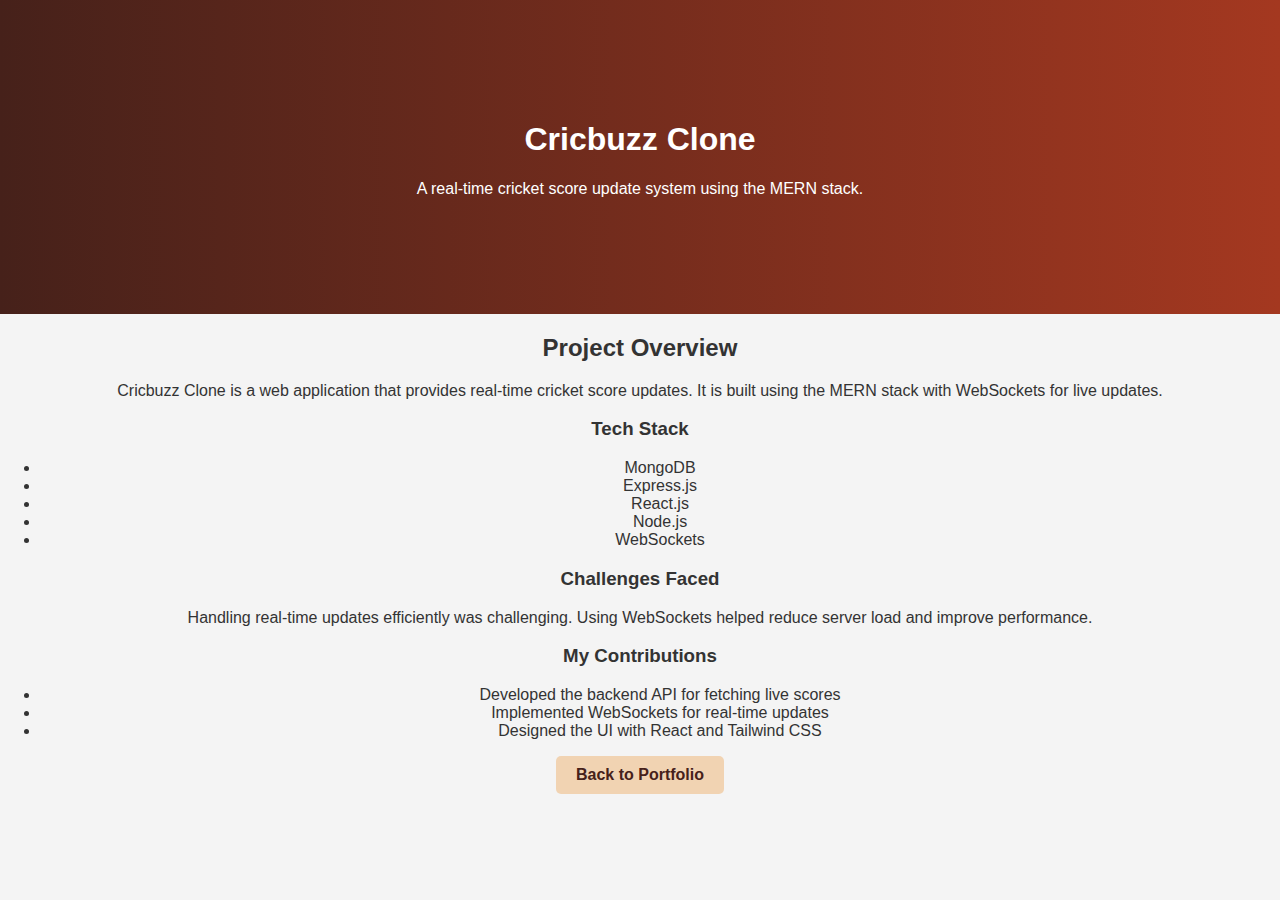
<file: projects/object-detection.html>
<!DOCTYPE html>
<html lang="en">
<head>
    <meta charset="UTF-8">
    <meta name="viewport" content="width=device-width, initial-scale=1.0">
    <title>Cricbuzz Clone | Project</title>
    <link rel="stylesheet" href="../style.css">
</head>
<body>

    <header class="hero">
        <div class="container">
            <h1>Cricbuzz Clone</h1>
            <p>A real-time cricket score update system using the MERN stack.</p>
        </div>
    </header>

    <section class="project-details">
        <div class="container">
            <h2>Project Overview</h2>
            <p>Cricbuzz Clone is a web application that provides real-time cricket score updates. It is built using the MERN stack with WebSockets for live updates.</p>

            <h3>Tech Stack</h3>
            <ul>
                <li>MongoDB</li>
                <li>Express.js</li>
                <li>React.js</li>
                <li>Node.js</li>
                <li>WebSockets</li>
            </ul>

            <h3>Challenges Faced</h3>
            <p>Handling real-time updates efficiently was challenging. Using WebSockets helped reduce server load and improve performance.</p>

            <h3>My Contributions</h3>
            <ul>
                <li>Developed the backend API for fetching live scores</li>
                <li>Implemented WebSockets for real-time updates</li>
                <li>Designed the UI with React and Tailwind CSS</li>
            </ul>

            <a href="../index.html" class="btn">Back to Portfolio</a>
        </div>
    </section>

</body>
</html>
</file>
<file: style.css>
/* General Styles */
body {
    font-family: Arial, sans-serif;
    margin: 0;
    padding: 0;
    background-color: #f4f4f4;
    color: #333;
    text-align: center;
}

/* Navbar Styles */
.header {
    background: #46211A;
    color: white;
    padding: 0px 0; /* Increased padding */
    position: fixed;
    width: 100%;
    top: 0;
    left: 0;
    display: flex;
    justify-content: space-between;
    align-items: center;
    z-index: 1000; /* Ensures navbar stays above other elements */
}

.header .container {
    width: 90%;
    margin: auto;
    display: flex;
    justify-content: space-between;
    align-items: center;
}

.nav-links {
    list-style: none;
    display: flex;
    gap: 20px;
    margin: 0;
    padding: 0;
}

.nav-links li {
    display: inline;
}

.nav-links a {
    color: white;
    text-decoration: none;
    font-weight: bold;
    font-size: 16px;
    padding: 10px 15px;
    transition: 0.3s;
}

.nav-links a:hover,
.nav-links a.active {
    background: #A43820;
    border-radius: 5px;
}

/* Hero Section */
.hero {
    padding: 100px 20px;
    background: linear-gradient(to right, #46211A, #A43820);
    color: white;
}

.highlight {
    color: #F1D3B2;
}

/* Buttons */
.btn {
    display: inline-block;
    padding: 10px 20px;
    background: #F1D3B2;
    color: #46211A;
    text-decoration: none;
    font-weight: bold;
    border-radius: 5px;
    transition: 0.3s;
}

.btn:hover {
    background: #d3b29c;
}

/* About Me Section */
.about {
    padding: 50px 0;
    display: flex;
    justify-content: center;
}

.about .container {
    width: 70%;  /* Set width to 70% */
    max-width: 1000px;  /* Optional: Prevent it from getting too large */
    margin: auto;
    text-align: center;
}

.about h2 {
    font-size: 2em;
    color: #A43820;
    margin-bottom: 20px;
}

.about p {
    font-size: 16px;
    line-height: 1.6;
    color: #333;
}


/* Projects */
.project-list {
    display: flex;
    flex-wrap: wrap;
    justify-content: center;
    gap: 20px;
}

.project {
    background: white;
    padding: 20px;
    border-radius: 10px;
    box-shadow: 0 0 10px rgba(0, 0, 0, 0.1);
    width: 300px;
}

/* Skills Section */
.skills {
    padding: 50px 0;
    display: flex;
    justify-content: center;
}

.skills .container {
    width: 70%;  /* Set width to 70% */
    max-width: 1000px;  /* Optional: Prevent it from getting too large on big screens */
    margin: auto;
    text-align: center;
}

.skill-category {
    margin-bottom: 30px;
}

.skill-category h3 {
    font-size: 1.5em;
    color: #A43820;
    margin-bottom: 10px;
}

.skills-list {
    display: flex;
    flex-wrap: wrap;
    justify-content: center;
    gap: 10px;
}

.skills-list span {
    background: #A43820;
    color: white;
    padding: 8px 15px;
    border-radius: 5px;
    font-size: 14px;
}


/* Contact Section */
.contact {
    padding: 50px 0;
    display: flex;
    justify-content: center;
}

.contact .container {
    width: 70%;
    max-width: 1000px;
    margin: auto;
    text-align: center;
}

.contact form {
    display: flex;
    flex-direction: column;
    gap: 15px; /* Space between input fields */
}

.contact input,
.contact textarea {
    width: 100%;
    padding: 10px;
    border: 1px solid #ccc;
    border-radius: 5px;
    font-size: 16px;
}

.contact button {
    background: #A43820;
    color: white;
    border: none;
    padding: 10px 15px;
    border-radius: 5px;
    font-size: 16px;
    cursor: pointer;
}

.contact button:hover {
    background: #892116;
}

/* Add space below the Send Message button */
.contact button {
    margin-bottom: 20px; /* Increased bottom margin */
}


/* Footer Section */
.footer {
    background: #46211A;
    color: white;
    padding: 40px 0; /* Increased padding for better spacing */
    text-align: center;
}

.footer .container {
    width: 70%;
    max-width: 1000px;
    margin: auto;
}

.footer-content {
    display: flex;
    justify-content: space-between;
    flex-wrap: wrap;
    gap: 20px;
    padding-bottom: 20px; /* Added space between content and footer text */
}

.footer-section {
    flex: 1;
    min-width: 250px;
}

.footer-section h3 {
    color: #F1D3B2;
    margin-bottom: 10px;
}

.footer-section p, 
.footer-section a {
    color: #F1D3B2;
    text-decoration: none;
    font-size: 14px;
}

.footer-section a:hover {
    text-decoration: underline;
}

.footer-text {
    margin-top: 30px; /* Increased margin to separate from the above sections */
    font-size: 12px;
    color: #F1D3B2;
}

/* Resume Page */
.resume {
    padding: 120px 0 50px;  /* Increased top padding to push content below navbar */
    display: flex;
    justify-content: center;
}

.resume .container {
    width: 70%;
    max-width: 1000px;
    margin: auto;
    text-align: left;
}


.resume h2 {
    text-align: center;
    margin-bottom: 20px;
    color: #A43820;
}

.resume-section {
    margin-bottom: 30px;
    border-left: 4px solid #A43820;
    padding-left: 15px;
}

.resume-section h3 {
    color: #A43820;
    font-size: 1.5em;
    margin-bottom: 10px;
}

.skills-list {
    display: flex;
    flex-wrap: wrap;
    gap: 20px;
}

.skill-category {
    flex: 1;
    min-width: 250px;
}

.resume-download {
    text-align: center;
    margin-top: 20px;
}

.resume-btn {
    display: inline-block;
    padding: 12px 20px;
    text-decoration: none;
    font-weight: bold;
    border-radius: 5px;
    font-size: 16px;
    margin: 10px;
    border: 2px solid #A43820;
    background: #A43820;
    color: white;
    transition: background 0.3s, color 0.3s;
}

.resume-btn:hover {
    background: white;
    color: #A43820;
}
</file>
<file: css/styles.css>
/* Description: Master CSS file */

/*****************************************
Table Of Contents:
- General Styles
- Navigation
- Header
- About
- Services
- Details
- Projects
- Works
- Testimonials
- Questions
- Contact
- Footer 
- Copyright
- Back To Top Button
- Extra Pages
- Media Queries
******************************************/

/*****************************************
Colors:
- Backgrounds, navbar - black #24262a
- Backgrounds - light gray #f7f9fb
- Buttons, icons - blue #0b36a8
- Headings text - black #24262a
- Body text - dark gray #4d5055
******************************************/


/**************************/
/*     General Styles     */
/**************************/
body,
html {
    width: 100%;
	height: 100%;
}

body, p {
	color: #4d5055; 
	font: 400 1rem/1.625rem "Open Sans", sans-serif;
}

h1 {
	color: #24262a;
	font-weight: 700;
	font-size: 2.5rem;
	line-height: 3.25rem;
	font-family: "Poppins"
}

h2 {
	color: #24262a;
	font-weight: 700;
	font-size: 2rem;
	line-height: 2.5rem;
	font-family: "Poppins"
}

h3 {
	color: #24262a;
	font-weight: 700;
	font-size: 1.75rem;
	line-height: 2.25rem;
	font-family: "Poppins"
}

h4 {
	color: #24262a;
	font-weight: 700;
	font-size: 1.5rem;
	line-height: 2rem;
	font-family: "Poppins"
}

h5 {
	color: #24262a;
	font-weight: 700;
	font-size: 1.25rem;
	line-height: 1.625rem;
	font-family: "Poppins"
}

h6 {
	color: #24262a;
	font-weight: 700;
	font-size: 1rem;
	line-height: 1.375rem;
	font-family: "Poppins"
}

.p-large {
	font-size: 1.125rem;
	line-height: 1.75rem;
}

.p-small {
	font-size: 0.875rem;
	line-height: 1.5rem;
}

.testimonial-text {
	font-style: italic;
}

.testimonial-author {
	font-weight: 700;
	font-size: 1rem;
	line-height: 1.5rem;
}

.li-space-lg li {
	margin-bottom: 0.5rem;
}

a {
	color: #4d5055;
	text-decoration: underline;
}

a:hover {
	color: #4d5055;
	text-decoration: underline;
}

.no-line {
	text-decoration: none;
}

.no-line:hover {
	text-decoration: none;
}

.blue {
	color: #2259ec;
}

.bg-gray {
	background-color: #f7f9fb;
}

.section-divider {
	display: block;
	height: 1px;
	margin: 0;
	border: none;
	background-color: #d3dae2;
}

.btn-solid-reg {
	display: inline-block;
	padding: 1.375rem 2.25rem 1.375rem 2.25rem;
	border: 1px solid #0b36a8;
	background-color: #0b36a8;
	color: #ffffff;
	font-weight: 600;
	font-size: 0.875rem;
	line-height: 0;
	text-decoration: none;
	transition: all 0.2s;
}

.btn-solid-reg:hover {
	background-color: transparent;
	color: #0b36a8; /* needs to stay here because of the color property of a tag */
	text-decoration: none;
}

.btn-solid-lg {
	display: inline-block;
	padding: 1.625rem 2.625rem 1.625rem 2.625rem;
	border: 1px solid #0b36a8;
	background-color: #0b36a8;
	color: #ffffff;
	font-weight: 600;
	font-size: 0.875rem;
	line-height: 0;
	text-decoration: none;
	transition: all 0.2s;
}

.btn-solid-lg:hover {
	background-color: transparent;
	color: #0b36a8; /* needs to stay here because of the color property of a tag */
	text-decoration: none;
}

.btn-outline-reg {
	display: inline-block;
	padding: 1.375rem 2.25rem 1.375rem 2.25rem;
	border: 1px solid #24262a;
	background-color: transparent;
	color: #24262a;
	font-weight: 600;
	font-size: 0.875rem;
	line-height: 0;
	text-decoration: none;
	transition: all 0.2s;
}

.btn-outline-reg:hover {
	background-color: #24262a;
	color: #ffffff;
	text-decoration: none;
}

.btn-outline-lg {
	display: inline-block;
	padding: 1.625rem 2.625rem 1.625rem 2.625rem;
	border: 1px solid #24262a;
	background-color: transparent;
	color: #24262a;
	font-weight: 600;
	font-size: 0.875rem;
	line-height: 0;
	text-decoration: none;
	transition: all 0.2s;
}

.btn-outline-lg:hover {
	background-color: #24262a;
	color: #ffffff;
	text-decoration: none;
}

.btn-outline-sm {
	display: inline-block;
	padding: 1rem 1.5rem 1rem 1.5rem;
	border: 1px solid #24262a;
	background-color: transparent;
	color: #24262a;
	font-weight: 600;
	font-size: 0.875rem;
	line-height: 0;
	text-decoration: none;
	transition: all 0.2s;
}

.btn-outline-sm:hover {
	background-color: #24262a;
	color: #ffffff;
	text-decoration: none;
}

.form-group {
	position: relative;
	margin-bottom: 1.25rem;
}

.label-control {
	position: absolute;
	top: 0.875rem;
	left: 1.5rem;
	color: #7d838a;
	opacity: 1;
	font-size: 0.875rem;
	line-height: 1.375rem;
	cursor: text;
	transition: all 0.2s ease;
}

.form-control-input:focus + .label-control,
.form-control-input.notEmpty + .label-control,
.form-control-textarea:focus + .label-control,
.form-control-textarea.notEmpty + .label-control {
	top: 0.125rem;
	color: #4d5055;
	opacity: 1;
	font-size: 0.75rem;
	font-weight: 700;
}

.form-control-input,
.form-control-select {
	display: block; /* needed for proper display of the label in Firefox, IE, Edge */
	width: 100%;
	padding-top: 1.125rem;
	padding-bottom: 0.125rem;
	padding-left: 1.5rem;
	border: 1px solid #cbcbd1;
	background-color: #ffffff;
	color: #4d5055;
	font-size: 0.875rem;
	line-height: 1.875rem;
	transition: all 0.2s;
	-webkit-appearance: none; /* removes inner shadow on form inputs on ios safari */
}

.form-control-select {
	padding-top: 0.5rem;
	padding-bottom: 0.5rem;
	height: 3.25rem;
	color: #7d838a;
}

select {
    /* you should keep these first rules in place to maintain cross-browser behavior */
    -webkit-appearance: none;
	-moz-appearance: none;
	-ms-appearance: none;
    -o-appearance: none;
    appearance: none;
    background-image: url('../images/down-arrow.png');
    background-position: 96% 50%;
    background-repeat: no-repeat;
    outline: none;
}

.form-control-textarea {
	display: block; /* used to eliminate a bottom gap difference between Chrome and IE/FF */
	width: 100%;
	height: 14rem; /* used instead of html rows to normalize height between Chrome and IE/FF */
	padding-top: 1.5rem;
	padding-left: 1.3125rem;
	border: 1px solid #cbcbd1;
	background-color: #ffffff;
	color: #4d5055;
	font-size: 0.875rem;
	line-height: 1.5rem;
	transition: all 0.2s;
}

.form-control-input:focus,
.form-control-select:focus,
.form-control-textarea:focus {
	border: 1px solid #a1a1a1;
	outline: none; /* Removes blue border on focus */
}

.form-control-input:hover,
.form-control-select:hover,
.form-control-textarea:hover {
	border: 1px solid #a1a1a1;
}

.checkbox {
	font-size: 0.75rem;
	line-height: 1.25rem;
}

input[type='checkbox'] {
	vertical-align: -10%;
	margin-right: 0.5rem;
}

.form-control-submit-button {
	display: inline-block;
	width: 100%;
	height: 3.25rem;
	border: 1px solid #0b36a8;
	border-radius: 32px;
	background-color: #0b36a8;
	color: #ffffff;
	font-weight: 600;
	font-size: 0.875rem;
	line-height: 0;
	cursor: pointer;
	transition: all 0.2s;
}

.form-control-submit-button:hover {
	border: 1px solid #24262a;
	background-color: transparent;
	color: #24262a;
}


/**********************/
/*     Navigation     */
/**********************/
.navbar {
	background-color: #24262a;
	font-weight: 600;
	font-size: 0.875rem;
	line-height: 0.875rem;
	box-shadow: 0 1px 6px 0 rgba(0, 0, 0, 0.025);
}

.navbar .navbar-brand {
	padding-top: 0.125rem;
	padding-bottom: 0.125rem;
}

.navbar .logo-image img {
    width: 118px;
	height: 36px;
}

.navbar .logo-text {
	color: #ffffff;
	font-weight: 700;
	font-size: 1.875rem;
	line-height: 1rem;
	text-decoration: none;
}

.offcanvas-collapse {
	position: fixed;
	top: 3.25rem; /* adjusts the height between the top of the page and the offcanvas menu */
	bottom: 0;
	left: 100%;
	width: 100%;
	padding-right: 1rem;
	padding-left: 1rem;
	overflow-y: auto;
	visibility: hidden;
	background-color: #24262a;
	transition: visibility .3s ease-in-out, -webkit-transform .3s ease-in-out;
	transition: transform .3s ease-in-out, visibility .3s ease-in-out;
	transition: transform .3s ease-in-out, visibility .3s ease-in-out, -webkit-transform .3s ease-in-out;
}

.offcanvas-collapse.open {
	visibility: visible;
	-webkit-transform: translateX(-100%);
	transform: translateX(-100%);
}

.navbar .navbar-nav {
	margin-top: 0.75rem;
	margin-bottom: 0.5rem;
}

.navbar .nav-item .nav-link {
	padding-top: 0.625rem;
	padding-bottom: 0.625rem;
	color: #ffffff;
	text-decoration: none;
	transition: all 0.2s ease;
}

.navbar .nav-item.dropdown.show .nav-link,
.navbar .nav-item .nav-link:hover,
.navbar .nav-item .nav-link.active {
	color: #9c9ead;
}

/* Dropdown Menu */
.navbar .dropdown .dropdown-menu {
	animation: fadeDropdown 0.2s; /* required for the fade animation */
}

@keyframes fadeDropdown {
    0% {
        opacity: 0;
    }

    100% {
        opacity: 1;
	}
}

.navbar .dropdown-menu {
	margin-top: 0.5rem;
	margin-bottom: 0.5rem;
	border: none;
	background-color: #24262a;
}

.navbar .dropdown-item {
	padding-top: 0.5rem;
	padding-bottom: 0.5rem;
	color: #ffffff;
	font-weight: 600;
	font-size: 0.875rem;
	line-height: 0.875rem;
	text-decoration: none;
}

.navbar .dropdown-item:hover {
	background-color: #24262a;
	color: #9c9ead;
}

.navbar .dropdown-divider {
	width: 100%;
	height: 1px;
	margin: 0.5rem auto 0.5rem auto;
	border: none;
	background-color: #505050;
}
/* end of dropdown menu */

.navbar .fa-stack {
	width: 2em;
	margin-right: 0.25rem;
	font-size: 0.75rem;
}

.navbar .fa-stack-2x {
	color: #0b36a8;
	transition: all 0.2s ease;
}

.navbar .fa-stack-1x {
	color: #ffffff;
	transition: all 0.2s ease;
}

.navbar .fa-stack:hover .fa-stack-2x {
	color: #ffffff;
}

.navbar .fa-stack:hover .fa-stack-1x {
	color: #0b36a8;
}

.navbar .navbar-toggler {
	padding: 0;
	border: none;
	font-size: 1.25rem;
}


/******************/
/*     Header     */
/******************/
.header {
	padding-top: 7rem;
	padding-bottom: 5.5rem;
	background: linear-gradient(rgba(0, 0, 0, 0.1), rgba(0, 0, 0, 0.1)), url('../images/header-background.jpg') center center no-repeat;
	background-size: cover;
	text-align: center;
}

.header .h1-large {
	margin-bottom: 1.75rem;
	color: #ffffff;
}

.header .btn-solid-lg:hover {
	border: 1px solid #ffffff;
	color: #ffffff;
}

.header .btn-outline-lg {
	padding: 1.625rem 1.625rem 1.625rem 1.625rem;
	border: none;
	color: #ffffff;
}

.header .btn-outline-lg:hover {
	background: transparent;
	color: #9c9ead;
	text-decoration: none;
}

.header .btn-outline-lg .fas {
	margin-right: 0.375rem;
}


/*****************/
/*     About     */
/*****************/
.basic-1 {
	padding-top: 7.75rem;
	padding-bottom: 5.25rem;
}

.basic-1 .text-container {
	margin-bottom: 3rem;
}

.basic-1 .time {
	margin-bottom: 0.5rem;
	color: #0b36a8;
	font-weight: 600;
	font-size: 0.875rem;
	line-height: 1.5rem;
	font-family: "Poppins";
}

.basic-1 h6 {
	margin-bottom: 0.125rem;
}


/********************/
/*     Services     */
/********************/
.basic-2 {
	padding-top: 7.75rem;
	padding-bottom: 5.25rem;
}

.basic-2 .h2-heading {
	margin-bottom: 0.75rem;
	text-align: center;
}

.basic-2 .p-heading {
	margin-bottom: 4rem;
	text-align: center;
}

.basic-2 .text-box {
	margin-bottom: 3rem;
	padding: 3.5rem 1rem 2.125rem 1rem;
	border: 1px solid #cfd7de;
}

.basic-2 .fas,
.basic-2 .far {
	margin-bottom: 1.75rem;
	color: #0b36a8;
	font-size: 3.5rem;
}

.basic-2 h4 {
	letter-spacing: 1px;
}


/*******************/
/*     Details     */
/*******************/
.split .area-1 {
	height: 430px;
	background: linear-gradient(to bottom right, rgba(25, 26, 29, 0.5), rgba(25, 26, 29, 0.5)), url('../images/details-background.jpg') center center no-repeat;
	background-size: cover;
}

.split .area-2 {
	padding-top: 7.75rem;
	padding-bottom: 7.75rem;
}

.split p {
	margin-bottom: 2.25rem;
}

.split .icons-container {
	margin-top: 3rem;
}

.split .icons-container img {
	width: 50px;
	margin-right: 0.625rem;
	margin-bottom: 0.75rem;
}


/********************/
/*     Projects     */
/********************/
.basic-3 {
	padding-top: 7.75rem;
	padding-bottom: 1rem;
}

.basic-3 .h2-heading {
	margin-bottom: 0.75rem;
	text-align: center;
}

.basic-3 .p-heading {
	margin-bottom: 4rem;
	text-align: center;
}

.basic-3 .text-container {
	margin-bottom: 4rem;
}

.basic-3 .image-container {
	margin-bottom: 1rem;
}

/* Hover Animation */
.basic-3 .image-container {
	overflow: hidden;
	margin-right: auto;
	margin-left: auto;
}

.basic-3 .image-container img {
	margin: 0;
	transition: all 0.2s;
}

.basic-3 .image-container:hover img {
	-moz-transform: scale(1.1);
	-webkit-transform: scale(1.1);
	transform: scale(1.1);
} 
/* end of hover animation */


/*****************/
/*     Works     */
/*****************/
.basic-4 {
	padding-bottom: 1rem;
}

.basic-4 .text-container {
	margin-bottom: 4rem;
}

.basic-4 .image-container {
	margin-bottom: 1rem;
}

/* Hover Animation */
.basic-4 .image-container {
	overflow: hidden;
	margin-right: auto;
	margin-left: auto;
}

.basic-4 .image-container img {
	margin: 0;
	transition: all 0.2s;
}

.basic-4 .image-container:hover img {
	-moz-transform: scale(1.15);
	-webkit-transform: scale(1.15);
	transform: scale(1.15);
} 
/* end of hover animation */


/************************/
/*     Testimonials     */
/************************/
.cards-1 {
	padding-top: 3rem;
	padding-bottom: 3.875rem;
}

.cards-1 .h2-heading {
	margin-bottom: 3rem;
	text-align: center;
}

.cards-1 .card {
	margin-bottom: 4rem;
	border: none;
}

.cards-1 .card-body {
	padding: 0;
	text-align: center;
}

.cards-1 .testimonial-text {
	margin-bottom: 1.625rem;
}

.cards-1 img {
	display: inline-block;
	width: 60px;
	margin-bottom: 0.875rem;
	border-radius: 50%;
}

.cards-1 .text {
	margin-top: 0.375rem;
}

.cards-1 .testimonial-author {
	color: #24262a;
}

.cards-1 .testimonial-author,
.cards-1 .occupation {
	font-size: 0.875rem;
	line-height: 1.375rem;
}


/*********************/
/*     Questions     */
/*********************/
.accordion-1 {
	padding-top: 7.75rem;
	padding-bottom: 6.75rem;
}

.accordion-1 .h2-heading {
	margin-bottom: 2.5rem;
	text-align: center;
}

.accordion-1 .card {
	margin-bottom: 1.75rem;
	border: none;
}

.accordion-1 .card-header {
	padding: 0;
	border: none;
	background-color: transparent;
}

.accordion-1 .card button {
	padding: 0;
	color: #24262a;
	font-weight: 600;
	font-size: 1.125rem;
	line-height: 1.75rem;
	font-family: 'Poppins';
}

.accordion-1 .card button:hover {
	text-decoration: none;
}

.accordion-1 .card button:before {
	float: left;
	margin-right: 0.625rem;
	font-family: 'Font Awesome 5 Free';
	font-weight: 900;
	content: "\f078";
	transition: all 0.2s;
}

.accordion-1 .card button.collapsed:before {
	-webkit-transform: rotate(180deg);
	-moz-transform: rotate(180deg);
	transform: rotate(180deg);
} 

.accordion-1 .card-body {
	padding: 0.75rem 1.5rem 0.5rem 1.5rem;
}


/*******************/
/*     Contact     */
/*******************/
.form-1 {
	padding-top: 7.75rem;
	padding-bottom: 7rem;
	text-align: center;
}

.form-1 .h2-heading {
	margin-bottom: 0.75rem;
	text-align: center;
}

.form-1 .p-heading {
	margin-bottom: 4rem;
}


/******************/
/*     Footer     */
/******************/
.footer {
	padding-top: 6.25rem;
	padding-bottom: 2rem;
	background-color: #24262a;
	text-align: center;
}

.footer a {
	text-decoration: none;
}

.footer .fa-stack {
	width: 2em;
	margin-bottom: 1.25rem;
	margin-right: 0.375rem;
	font-size: 1.5rem;
}

.footer .fa-stack .fa-stack-1x {
    color: #ffffff;
	transition: all 0.2s ease;
}

.footer .fa-stack .fa-stack-2x {
	color: #0b36a8;
	transition: all 0.2s ease;
}

.footer .fa-stack:hover .fa-stack-1x {
	color: #0b36a8;
}

.footer .fa-stack:hover .fa-stack-2x {
    color: #ffffff;
}


/*********************/
/*     Copyright     */
/*********************/
.copyright {
	padding-top: 1rem;
	padding-bottom: 1rem;
	background-color: #24262a;
	text-align: center;
}

.copyright .p-small {
	color: #9da6ac;
	text-align: center;
}

.copyright a {
	color: #9da6ac;
}


/******************************/
/*     Back To Top Button     */
/******************************/
a.back-to-top {
	position: fixed;
	z-index: 999;
	right: 12px;
	bottom: 12px;
	display: none;
	width: 42px;
	height: 42px;
	border-radius: 30px;
	background: #3a424d url("../images/up-arrow.png") no-repeat center 47%;
	background-size: 18px 18px;
	text-indent: -9999px;
}

a:hover.back-to-top {
	background-color: #0b36a8;
}


/***********************/
/*     Extra Pages     */
/***********************/
.ex-header {
	padding-top: 8.5rem;
	padding-bottom: 4rem;
	background-color: #24262a;
}

.ex-header h1 {
	color: #ffffff;
}

.ex-basic-1 .list-unstyled .fas {
	font-size: 0.375rem;
	line-height: 1.625rem;
}

.ex-basic-1 .list-unstyled .media-body {
	margin-left: 0.5rem;
}

.ex-basic-1 .text-box {
	padding: 1.25rem 1.25rem 0.5rem 1.25rem;
	background-color: #f7f9fb;
}

.ex-cards-1 .card {
	border: none;
	background-color: transparent;
}

.ex-cards-1 .card .fa-stack {
	width: 2em;
	font-size: 1.125rem;
}

.ex-cards-1 .card .fa-stack-2x {
	color: #0b36a8;
}

.ex-cards-1 .card .fa-stack-1x {
	color: #ffffff;
	font-weight: 700;
	line-height: 2.125rem;
}

.ex-cards-1 .card .list-unstyled .media-body {
	margin-left: 0.75rem;
}

.ex-cards-1 .card .list-unstyled .media-body h5 {
	margin-top: 0.125rem;
	margin-bottom: 0.375rem;
}


/*************************/
/*     Media Queries     */
/*************************/	
/* Min-width 768px */
@media (min-width: 768px) {

	/* Header */
	.header {
		padding-top: 11rem;
		padding-bottom: 9rem;
	}
	/* end of header */


	/* Services */
	.basic-2 .text-box {
		padding-right: 2.125rem;
		padding-left: 2.125rem;
	}
	/* end of services */


	/* Extra Pages */
	.ex-basic-1 .text-box {
		padding: 1.75rem 2rem 0.875rem 2rem;
	}
	/* end of extra pages */
}
/* end of min-width 768px */


/* Min-width 992px */
@media (min-width: 992px) {
	
	/* General Styles */
	.h2-heading {
		width: 35.25rem;
		margin-right: auto;
		margin-left: auto;
	}

	.p-heading {
		width: 46rem;
		margin-right: auto;
		margin-left: auto;
	}
	/* end of general styles */


	/* Navigation */
	.navbar {
		padding-top: 1.75rem;
		background-color: transparent;
		box-shadow: none;
		transition: all 0.2s;
	}

	.navbar.top-nav-collapse {
		padding-top: 0.5rem;
		padding-top: 0.5rem;
		background-color: #24262a;
		box-shadow: 0 3px 6px 0 rgba(0, 0, 0, 0.025);
	}

	.offcanvas-collapse {
		position: static;
		top: auto;
		bottom: auto;
		left: auto;
		width: auto;
		padding-right: 0;
		padding-left: 0;
		background-color: transparent;
		overflow-y: visible;
		visibility: visible;
	}

	.offcanvas-collapse.open {
		-webkit-transform: none;
		transform: none;
	}

	.navbar .navbar-nav {
		margin-top: 0;
		margin-bottom: 0;
	}
	
	.navbar .nav-item .nav-link {
		padding-right: 0.625rem;
		padding-left: 0.625rem;
	}

	.navbar .dropdown-menu {
		margin-top: 0.25rem;
		box-shadow: 0 3px 3px 1px rgba(0, 0, 0, 0.08);
	}

	.navbar .dropdown-divider {
		width: 90%;
	}

	.navbar .social-icons {
		margin-left: 0.5rem;
	}
	
	.navbar .fa-stack {
		margin-right: 0;
		margin-left: 0.25rem;
	}
	/* end of navigation */


	/* Header */
	.header {
		padding-top: 15rem;
		padding-bottom: 14rem;
		text-align: left;
	}
	/* end of header */


	/* Details */
	.split {
		height: 760px;
	}
	
	.split .area-1 {
		height: 100%;
		width: 50%;
		display: inline-block;
	}
	
	.split .area-2 {
		height: 100%;
		width: 50%;
		display: inline-block;
		vertical-align: top;
	}

	.split .text-container {
		width: 400px;
		margin-left: 3rem;
	}
	/* end of details */


	/* Testimonials */
	.cards-1 .card {
		display: inline-block;
		width: 290px;
		vertical-align: top;
	}

	.cards-1 .card:nth-of-type(3n+2) {
		margin-right: 1.5rem;
		margin-left: 1.5rem;
	}

	.cards-1 .card-body {
		text-align: left;
	}

	.cards-1 .details {
		display: flex;
		align-items: flex-start;
	}
	
	.cards-1 .details .text {
		flex-direction: column;
	}
	
	.cards-1 .details img {
		margin-right: 1.125rem;
	}
	/* end of testimonials */


	/* Accordion */
	.accordion-1 .accordion {
		width: 730px;
		margin-right: auto;
		margin-left: auto;
	}
	/* end of accordion */


	/* Contact */
	.form-1 form {
		width: 790px;
		margin-right: auto;
		margin-left: auto;
	}
	/* end of contact */


	/* Extra Pages */
	.ex-cards-1 .card {
		display: inline-block;
		width: 296px;
		vertical-align: top;
	}

	.ex-cards-1 .card:nth-of-type(3n+2) {
		margin-right: 1rem;
		margin-left: 1rem;
	}
	/* end of extra pages */
}
/* end of min-width 992px */


/* Min-width 1200px */
@media (min-width: 1200px) {

	/* General Styles */
	.h1-large {
		font-size: 3.75rem;
		line-height: 4.625rem;
	}
	/* end of general styles */


	/* Navigation */
	.navbar .container {
		max-width: 1330px;
	}
	/* end of navigation */


	/* Header */
	.header {
		padding-top: 18.25rem;
		padding-bottom: 17.25rem;
	}
	/* end of header */


	/* About */
	.basic-1 .text-container.first {
		margin-right: 2rem;
	}

	.basic-1 .text-container.second {
		margin-right: 1rem;
		margin-left: 1rem;
	}

	.basic-1 .text-container.third {
		margin-left: 2rem;
	}
	/* end of about */


	/* Details */
	.split {
		height: 700px;
	}

	.split .text-container {
		width: 460px;
		margin-left: 5rem;
	}
	/* end of details */


	/* Testimonials */
	.cards-1 .card {
		width: 338px;
	}
	
	.cards-1 .card:nth-of-type(3n+2) {
		margin-right: 2.625rem;
		margin-left: 2.625rem;
	}
	/* end of testimonials */
	

	/* Extra Pages */
	.ex-cards-1 .card {
		width: 336px;
	}

	.ex-cards-1 .card:nth-of-type(3n+2) {
		margin-right: 2.875rem;
		margin-left: 2.875rem;
	}
	/* end of extra pages */
}
/* end of min-width 1200px */
</file>
